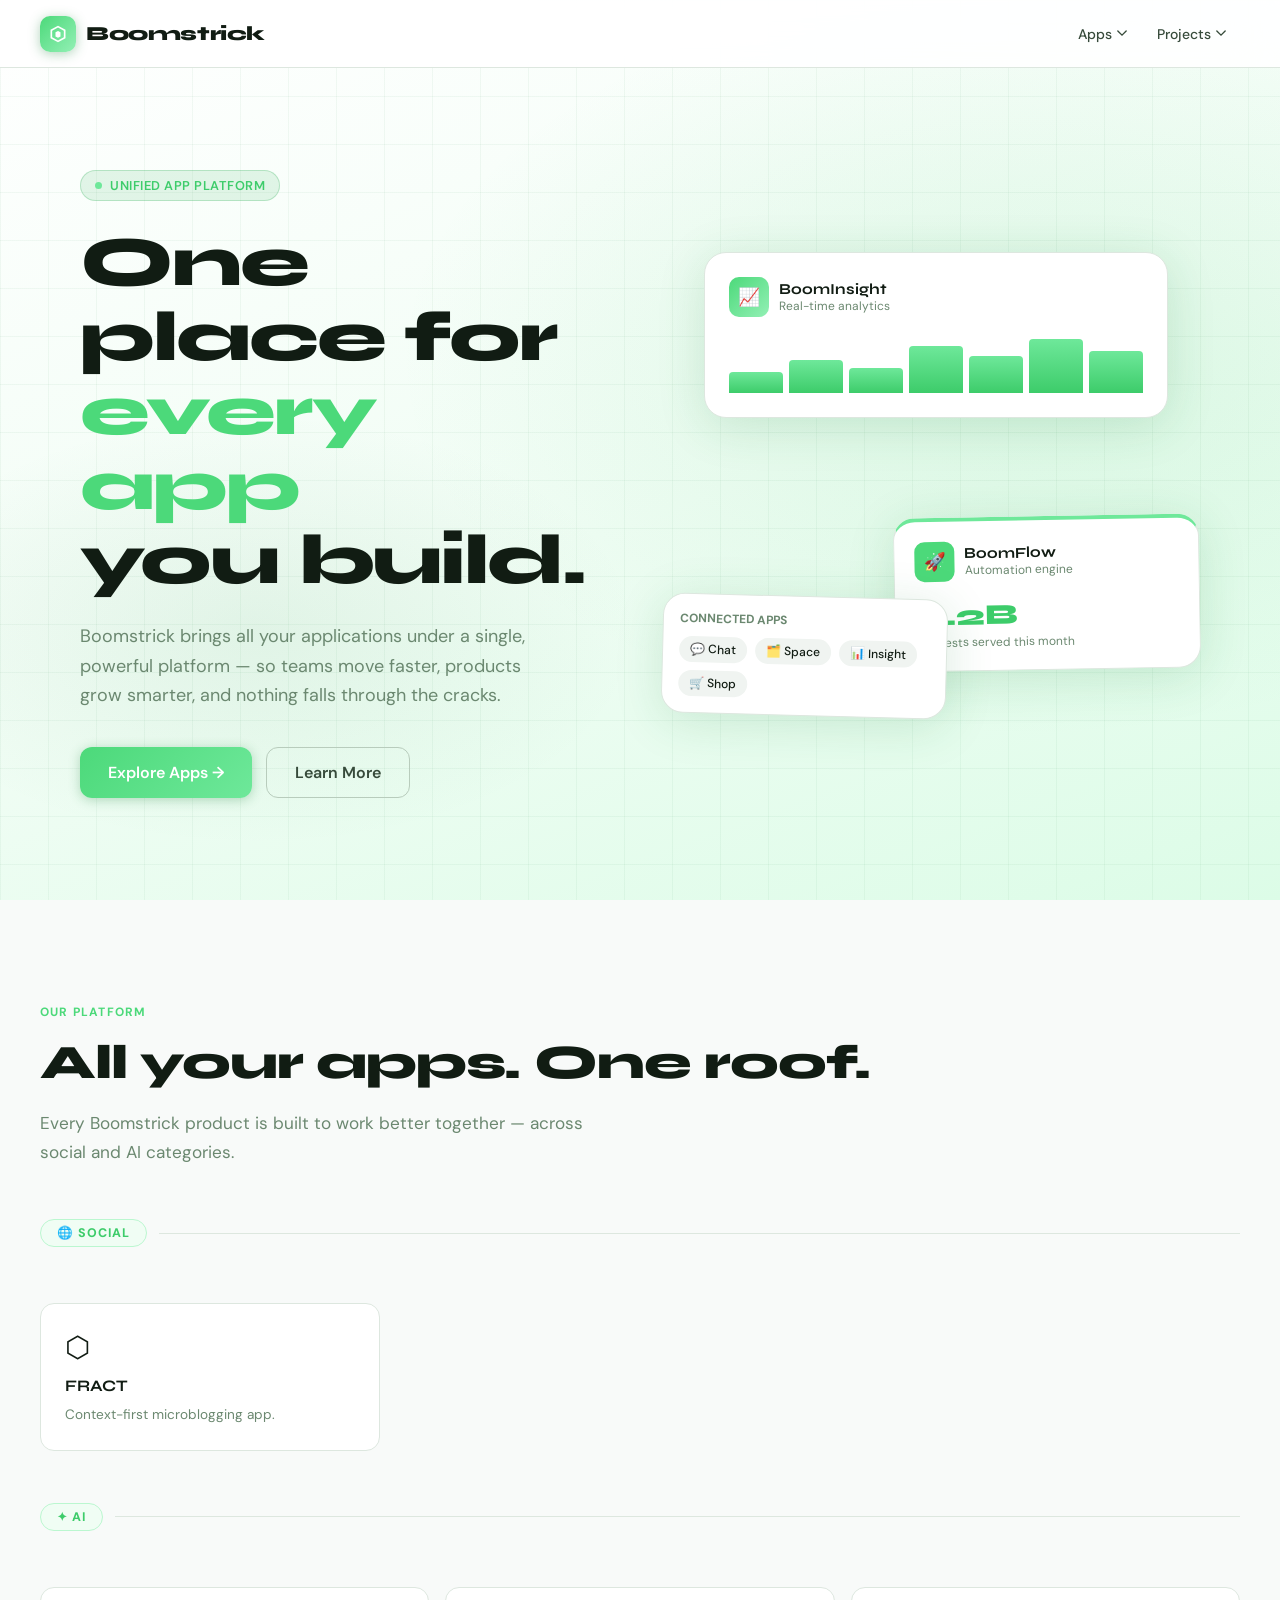
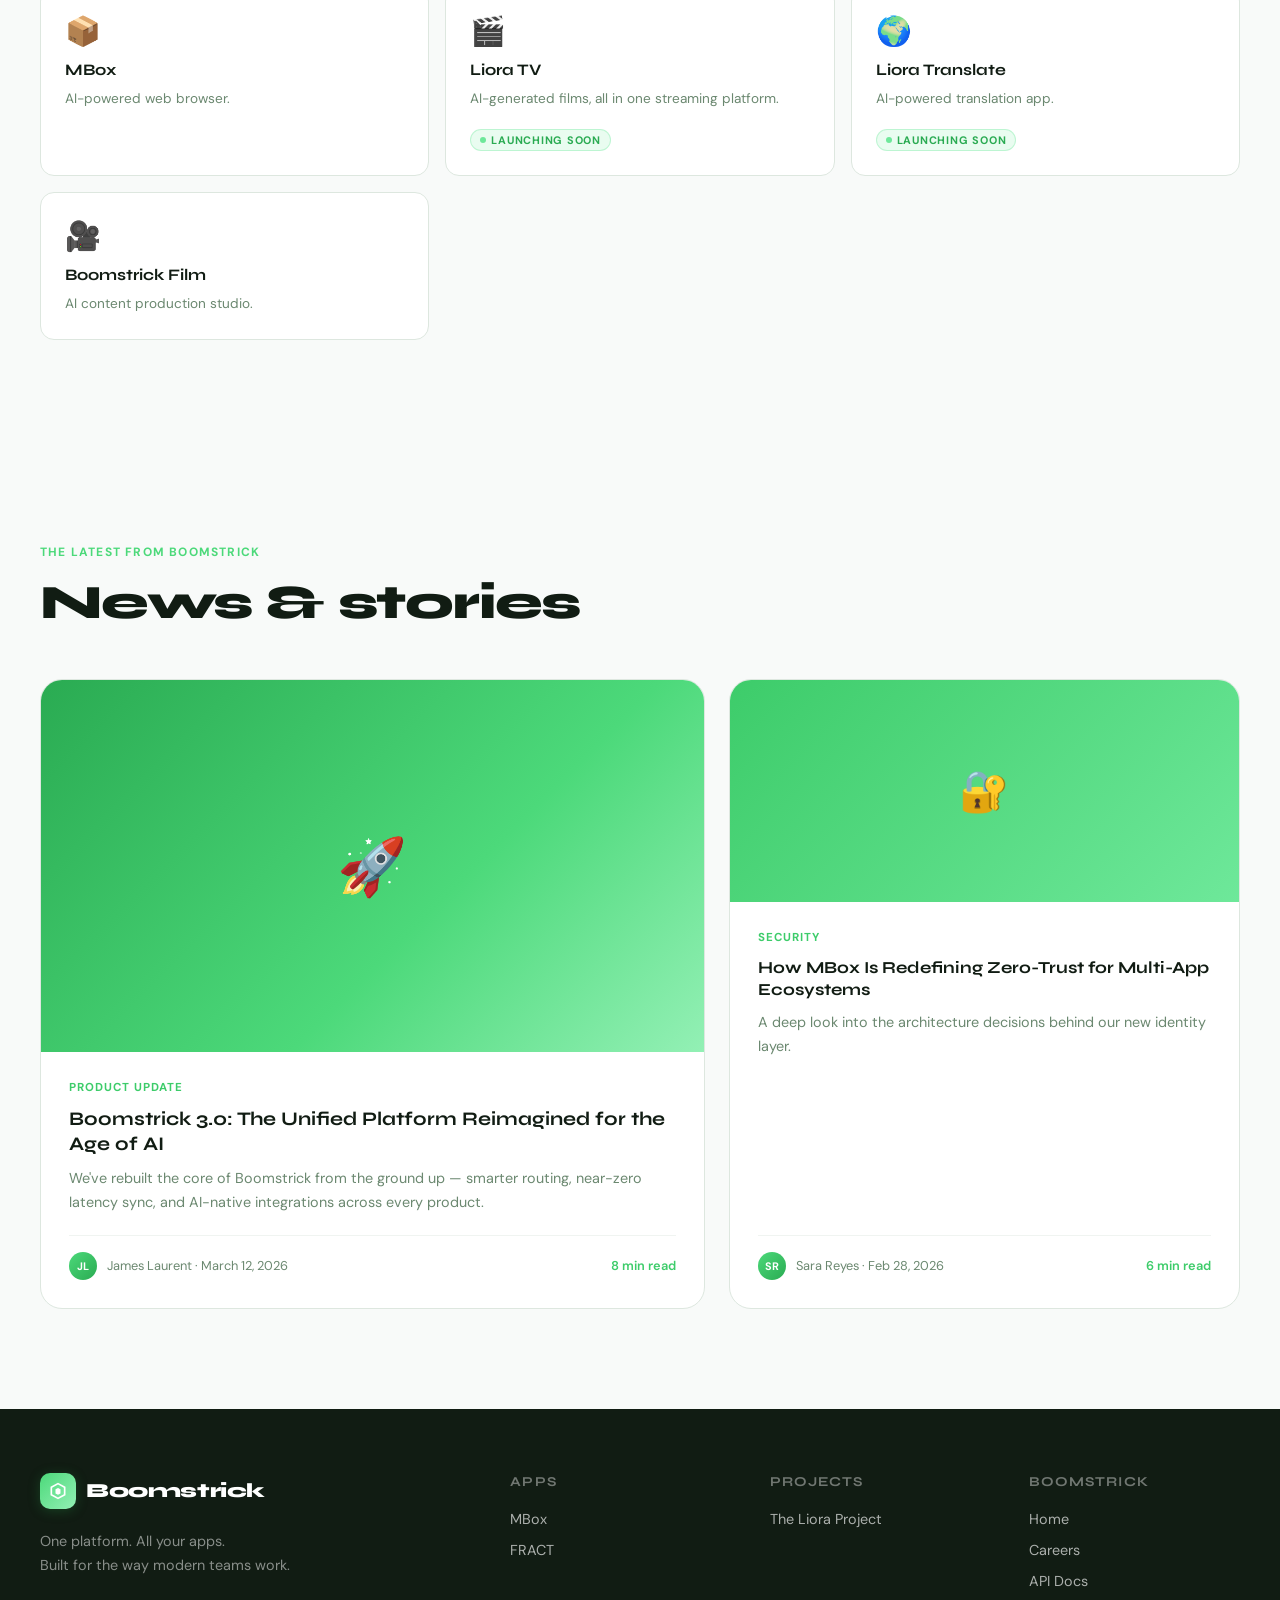
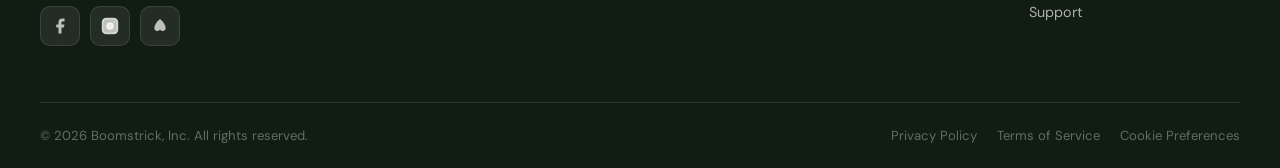
<file: index.html>
<!DOCTYPE html>
<html lang="en">
<head>
<meta charset="UTF-8">
<meta name="viewport" content="width=device-width, initial-scale=1.0">
<title>Boomstrick — One Platform. All Your Apps.</title>
<link rel="stylesheet" href="style.css">
<style>
/* ── INDEX-SPECIFIC ─────────────────────────────────────── */
.hero {
  min-height: 100vh;
  padding-top: var(--nav-h);
  display: flex; align-items: center;
  background: linear-gradient(160deg, var(--white) 0%, var(--green-50) 55%, var(--green-100) 100%);
  position: relative; overflow: hidden;
}
.hero::before {
  content: '';
  position: absolute; inset: 0;
  background:
    radial-gradient(ellipse 70% 60% at 80% 40%, rgba(61,204,106,.12) 0%, transparent 70%),
    radial-gradient(ellipse 50% 40% at 20% 70%, rgba(34,132,63,.08) 0%, transparent 60%);
  pointer-events: none;
}
.hero::after {
  content: '';
  position: absolute; inset: 0;
  background-image:
    linear-gradient(rgba(34,132,63,.05) 1px, transparent 1px),
    linear-gradient(90deg, rgba(34,132,63,.05) 1px, transparent 1px);
  background-size: 48px 48px;
  pointer-events: none;
}
.hero-content {
  position: relative; z-index: 1;
  max-width: var(--max-w); margin: 0 auto;
  padding: 80px var(--px);
  display: grid; grid-template-columns: 1fr 1fr;
  gap: 64px; align-items: center;
  width: 100%;
}
.hero-badge {
  display: inline-flex; align-items: center; gap: 8px;
  background: rgba(42,171,82,.12); border: 1px solid rgba(42,171,82,.25);
  border-radius: 100px; padding: 6px 14px;
  font-size: .8rem; font-weight: 600; color: var(--green-600);
  margin-bottom: 24px; letter-spacing: .04em; text-transform: uppercase;
}
.hero-badge::before {
  content: ''; width: 7px; height: 7px; border-radius: 50%;
  background: var(--green-400); animation: pulse 2s infinite;
}
.hero-title {
  font-family: var(--font-display);
  font-size: clamp(2.8rem, 5.5vw, 4.4rem);
  font-weight: 800; line-height: 1.06; letter-spacing: -.03em;
  color: var(--gray-900); margin-bottom: 24px;
}
.hero-title .accent { color: var(--green-500); }
.hero-sub {
  font-size: 1.125rem; line-height: 1.65;
  color: var(--gray-500); max-width: 480px; margin-bottom: 36px;
}
.hero-actions { display: flex; gap: 14px; flex-wrap: wrap; }

/* Hero Visual */
.hero-card-stack { position: relative; width: 100%; aspect-ratio: 1/.88; }
.h-card {
  position: absolute; background: white;
  border-radius: var(--radius-lg); box-shadow: var(--shadow-lg);
  border: 1px solid var(--gray-200); overflow: hidden;
}
.h-card:nth-child(1) { width: 88%; top: 0; left: 6%; padding: 24px; animation: float1 6s ease-in-out infinite; }
.h-card:nth-child(2) { width: 58%; bottom: 10%; right: 0; padding: 20px; animation: float2 7s ease-in-out infinite .8s; border-top: 4px solid var(--green-400); transform: rotate(-1deg); }
.h-card:nth-child(3) { width: 54%; bottom: 0; left: -10px; padding: 16px; animation: float3 8s ease-in-out infinite 1.4s; transform: rotate(1.5deg); }
.h-card-header { display: flex; align-items: center; gap: 10px; margin-bottom: 16px; }
.h-card-icon {
  width: 40px; height: 40px; border-radius: 10px;
  background: linear-gradient(135deg, var(--green-500), var(--green-300));
  display: flex; align-items: center; justify-content: center; font-size: 1.1rem;
}
.h-card-title { font-family: var(--font-display); font-weight: 700; font-size: .95rem; }
.h-card-sub   { font-size: .75rem; color: var(--gray-500); }
.h-chart { display: flex; gap: 6px; align-items: flex-end; height: 60px; }
.h-bar {
  flex: 1; border-radius: 4px 4px 0 0;
  background: linear-gradient(180deg, var(--green-400), var(--green-600));
  animation: barGrow .8s ease both;
}
.h-stat { font-family: var(--font-display); font-size: 1.8rem; font-weight: 800; color: var(--green-600); }
.h-stat-label { font-size: .75rem; color: var(--gray-500); margin-top: 2px; }
.h-apps { display: flex; gap: 8px; flex-wrap: wrap; }
.h-app-pill {
  display: flex; align-items: center; gap: 6px;
  background: var(--gray-100); border-radius: 100px;
  padding: 5px 11px; font-size: .75rem; font-weight: 500;
}

/* Stats */
.stats-bar { background: var(--green-900); padding: 40px var(--px); }
.stats-inner { display: flex; justify-content: space-around; flex-wrap: wrap; }
.stat-item {
  text-align: center; padding: 16px 32px;
  border-right: 1px solid rgba(255,255,255,.1);
  flex: 1; min-width: 160px;
}
.stat-item:last-child { border-right: none; }
.stat-num { font-family: var(--font-display); font-size: 2.5rem; font-weight: 800; color: var(--green-300); letter-spacing: -.03em; }
.stat-text { font-size: .85rem; color: rgba(255,255,255,.55); margin-top: 4px; }

/* App teasers */
.apps-teaser { background: var(--gray-50); }
.apps-strip {
  display: grid; grid-template-columns: repeat(3, 1fr);
  gap: 16px; margin-top: 56px;
}
.app-mini {
  background: white; border: 1px solid var(--gray-200);
  border-radius: var(--radius); padding: 24px;
  transition: all .22s; text-decoration: none; color: inherit;
  display: flex; flex-direction: column; gap: 10px;
  position: relative; overflow: hidden;
}
.app-mini::before {
  content: ''; position: absolute; top: 0; left: 0; right: 0; height: 3px;
  background: linear-gradient(90deg, var(--green-500), var(--green-300));
  transform: scaleX(0); transform-origin: left; transition: transform .25s;
}
.app-mini:hover { transform: translateY(-3px); box-shadow: var(--shadow-lg); border-color: var(--green-200); }
.app-mini:hover::before { transform: scaleX(1); }
.app-mini-icon { font-size: 1.8rem; }
.app-mini h3 { font-family: var(--font-display); font-weight: 700; font-size: 1rem; }
.app-mini p  { font-size: .85rem; color: var(--gray-500); line-height: 1.5; }

/* Category headings */
.cat-heading {
  display: flex; align-items: center; gap: 12px;
  margin-bottom: 20px; margin-top: 52px;
}
.cat-pill-label {
  display: inline-flex; align-items: center; gap: 7px;
  background: var(--green-50); border: 1.5px solid var(--green-200);
  border-radius: 100px; padding: 5px 16px;
  font-size: .78rem; font-weight: 800;
  color: var(--green-600); letter-spacing: .08em; text-transform: uppercase;
}
.cat-line { flex: 1; height: 1px; background: var(--gray-200); }

/* Launch Soon badge */
.soon-badge {
  display: inline-flex; align-items: center; gap: 5px;
  background: rgba(110,232,154,.15); border: 1px solid rgba(110,232,154,.35);
  color: var(--green-700); font-size: .68rem; font-weight: 700;
  letter-spacing: .07em; text-transform: uppercase;
  padding: 3px 9px; border-radius: 100px;
  margin-top: 10px; width: fit-content;
}
.soon-badge::before { content: ''; width: 6px; height: 6px; border-radius: 50%; background: var(--green-400); }

/* CTA section */
.cta-section {
  background: linear-gradient(135deg, var(--green-800) 0%, var(--green-600) 50%, var(--green-500) 100%);
  padding: 100px var(--px); text-align: center; color: white;
  position: relative; overflow: hidden;
}
.cta-section::before {
  content: '';
  position: absolute; inset: 0;
  background-image:
    linear-gradient(rgba(255,255,255,.04) 1px, transparent 1px),
    linear-gradient(90deg, rgba(255,255,255,.04) 1px, transparent 1px);
  background-size: 48px 48px;
}
.cta-inner { position: relative; z-index: 1; max-width: 640px; margin: 0 auto; }
.cta-inner h2 { font-family: var(--font-display); font-size: clamp(2rem,4vw,3rem); font-weight: 800; letter-spacing: -.025em; margin-bottom: 18px; }
.cta-inner p  { font-size: 1.1rem; color: rgba(255,255,255,.75); margin-bottom: 36px; line-height: 1.7; }
.cta-actions { display: flex; gap: 14px; justify-content: center; flex-wrap: wrap; }
.btn-white { background: white; color: var(--green-700); }
.btn-white:hover { background: var(--green-50); }
.btn-outline-white { border: 1.5px solid rgba(255,255,255,.5); color: white; background: transparent; }
.btn-outline-white:hover { border-color: white; background: rgba(255,255,255,.1); }

/* Blog highlights */
.blog-highlight { background: var(--gray-50); }
.blog-hl-grid {
  display: grid; grid-template-columns: 1.3fr 1fr;
  gap: 24px; margin-top: 48px;
}
.blog-hl-card {
  background: white; border: 1px solid var(--gray-200);
  border-radius: var(--radius-lg); overflow: hidden;
  text-decoration: none; color: inherit;
  display: flex; flex-direction: column;
  transition: all .22s;
}
.blog-hl-card:hover { transform: translateY(-4px); box-shadow: var(--shadow-lg); }
.blog-hl-img {
  width: 100%; aspect-ratio: 16/9;
  display: flex; align-items: center; justify-content: center;
  font-size: 3.5rem;
}
.blog-hl-img.small { aspect-ratio: 16/7; font-size: 2.5rem; }
.blog-hl-body { padding: 28px; flex: 1; display: flex; flex-direction: column; }
.blog-hl-tag {
  font-size: .72rem; font-weight: 700; letter-spacing: .09em;
  text-transform: uppercase; color: var(--green-600); margin-bottom: 12px;
}
.blog-hl-body h3 {
  font-family: var(--font-display); font-size: 1.2rem; font-weight: 700;
  line-height: 1.3; margin-bottom: 10px;
}
.blog-hl-card:not(.featured) .blog-hl-body h3 { font-size: 1.05rem; }
.blog-hl-body p { font-size: .9rem; color: var(--gray-500); line-height: 1.65; flex: 1; }
.blog-hl-meta {
  display: flex; align-items: center; gap: 10px;
  font-size: .8rem; color: var(--gray-500);
  margin-top: 20px; padding-top: 16px;
  border-top: 1px solid var(--gray-100);
}
.blog-hl-avatar {
  width: 28px; height: 28px; border-radius: 50%;
  background: linear-gradient(135deg, var(--green-500), var(--green-700));
  display: flex; align-items: center; justify-content: center;
  color: white; font-size: .68rem; font-weight: 700; flex-shrink: 0;
}
.blog-hl-read { margin-left: auto; font-weight: 600; color: var(--green-600); }

@media (max-width: 960px) {
  .hero-content  { grid-template-columns: 1fr; }
  .hero-visual   { display: none; }
  .apps-strip    { grid-template-columns: repeat(2,1fr); }
  .blog-hl-grid  { grid-template-columns: 1fr; }
}
@media (max-width: 600px) {
  .apps-strip { grid-template-columns: 1fr; }
}
</style>
</head>
<body>

<!-- ── HERO ── -->
<section class="hero">
  <div class="hero-content">
    <div>
      <div class="hero-badge">Unified App Platform</div>
      <h1 class="hero-title">
        One place for<br>
        <span class="accent">every app</span><br>
        you build.
      </h1>
      <p class="hero-sub">
        Boomstrick brings all your applications under a single, powerful platform — so teams move faster, products grow smarter, and nothing falls through the cracks.
      </p>
      <div class="hero-actions">
        <a href="apps.html" class="btn btn-primary btn-lg">Explore Apps →</a>
        <a href="about.html" class="btn btn-outline btn-lg">Learn More</a>
      </div>
    </div>

    <div class="hero-visual">
      <div class="hero-card-stack">
        <div class="h-card">
          <div class="h-card-header">
            <div class="h-card-icon">📈</div>
            <div>
              <div class="h-card-title">BoomInsight</div>
              <div class="h-card-sub">Real-time analytics</div>
            </div>
          </div>
          <div class="h-chart">
            <div class="h-bar" style="height:35%;animation-delay:.1s"></div>
            <div class="h-bar" style="height:55%;animation-delay:.2s"></div>
            <div class="h-bar" style="height:42%;animation-delay:.3s"></div>
            <div class="h-bar" style="height:78%;animation-delay:.4s"></div>
            <div class="h-bar" style="height:62%;animation-delay:.5s"></div>
            <div class="h-bar" style="height:90%;animation-delay:.6s"></div>
            <div class="h-bar" style="height:70%;animation-delay:.7s"></div>
          </div>
        </div>
        <div class="h-card">
          <div class="h-card-header">
            <div class="h-card-icon" style="background:linear-gradient(135deg,#4cd97a,#4cd97a)">🚀</div>
            <div>
              <div class="h-card-title">BoomFlow</div>
              <div class="h-card-sub">Automation engine</div>
            </div>
          </div>
          <div class="h-stat">3.2B</div>
          <div class="h-stat-label">Requests served this month</div>
        </div>
        <div class="h-card">
          <div style="font-size:.75rem;font-weight:700;color:var(--gray-500);margin-bottom:10px;">CONNECTED APPS</div>
          <div class="h-apps">
            <div class="h-app-pill">💬 Chat</div>
            <div class="h-app-pill">🗂️ Space</div>
            <div class="h-app-pill">📊 Insight</div>
            <div class="h-app-pill">🛒 Shop</div>
          </div>
        </div>
      </div>
    </div>
  </div>
</section>



<!-- ── APP TEASERS ── -->
<section class="section apps-teaser">
  <div class="fade-in">
    <div class="section-label">Our Platform</div>
    <h2 class="section-title">All your apps. One roof.</h2>
    <p class="section-sub">Every Boomstrick product is built to work better together — across social and AI categories.</p>
  </div>

  <!-- Social -->
  <div class="cat-heading fade-in">
    <span class="cat-pill-label">🌐 Social</span>
    <span class="cat-line"></span>
  </div>
  <div class="apps-strip" style="grid-template-columns: repeat(1, 340px);">
    <a href="fract.html" class="app-mini fade-in">
      <div class="app-mini-icon">⬡</div>
      <h3>FRACT</h3>
      <p>Context-first microblogging app.</p>
    </a>
  </div>

  <!-- AI -->
  <div class="cat-heading fade-in">
    <span class="cat-pill-label">✦ AI</span>
    <span class="cat-line"></span>
  </div>
  <div class="apps-strip">
    <a href="mbox.html" class="app-mini fade-in">
      <div class="app-mini-icon">📦</div>
      <h3>MBox</h3>
      <p>AI-powered web browser.</p>
    </a>
    <a href="#" class="app-mini fade-in">
      <div class="app-mini-icon">🎬</div>
      <h3>Liora TV</h3>
      <p>AI-generated films, all in one streaming platform.</p>
      <div class="soon-badge">Launching Soon</div>
    </a>
    <a href="#" class="app-mini fade-in">
      <div class="app-mini-icon">🌍</div>
      <h3>Liora Translate</h3>
      <p>AI-powered translation app.</p>
      <div class="soon-badge">Launching Soon</div>
    </a>
    <a href="thelioraproject.html" class="app-mini fade-in">
      <div class="app-mini-icon">🎥</div>
      <h3>Boomstrick Film</h3>
      <p>AI content production studio.</p>
    </a>
  </div>
</section>

<!-- ── BLOG HIGHLIGHTS ── -->
<section class="section blog-highlight">
  <div class="fade-in">
    <div class="section-label">The Latest from Boomstrick</div>
    <h2 class="section-title">News & stories</h2>
  </div>
  <div class="blog-hl-grid">

    <a href="blog.html" class="blog-hl-card featured fade-in">
      <div class="blog-hl-img" style="background:linear-gradient(135deg,#2aab52 0%,#4cd97a 60%,#93f0b5 100%)">🚀</div>
      <div class="blog-hl-body">
        <span class="blog-hl-tag">Product Update</span>
        <h3>Boomstrick 3.0: The Unified Platform Reimagined for the Age of AI</h3>
        <p>We've rebuilt the core of Boomstrick from the ground up — smarter routing, near-zero latency sync, and AI-native integrations across every product.</p>
        <div class="blog-hl-meta">
          <div class="blog-hl-avatar">JL</div>
          <span>James Laurent · March 12, 2026</span>
          <span class="blog-hl-read">8 min read</span>
        </div>
      </div>
    </a>

    <a href="blog.html" class="blog-hl-card fade-in">
      <div class="blog-hl-img small" style="background:linear-gradient(135deg,#3dcc6a 0%,#6ee89a 100%)">🔐</div>
      <div class="blog-hl-body">
        <span class="blog-hl-tag">Security</span>
        <h3>How MBox Is Redefining Zero-Trust for Multi-App Ecosystems</h3>
        <p>A deep look into the architecture decisions behind our new identity layer.</p>
        <div class="blog-hl-meta">
          <div class="blog-hl-avatar">SR</div>
          <span>Sara Reyes · Feb 28, 2026</span>
          <span class="blog-hl-read">6 min read</span>
        </div>
      </div>
    </a>

  </div>
</section>

<script src="shared.js"></script>
</body>
</html>
</file>
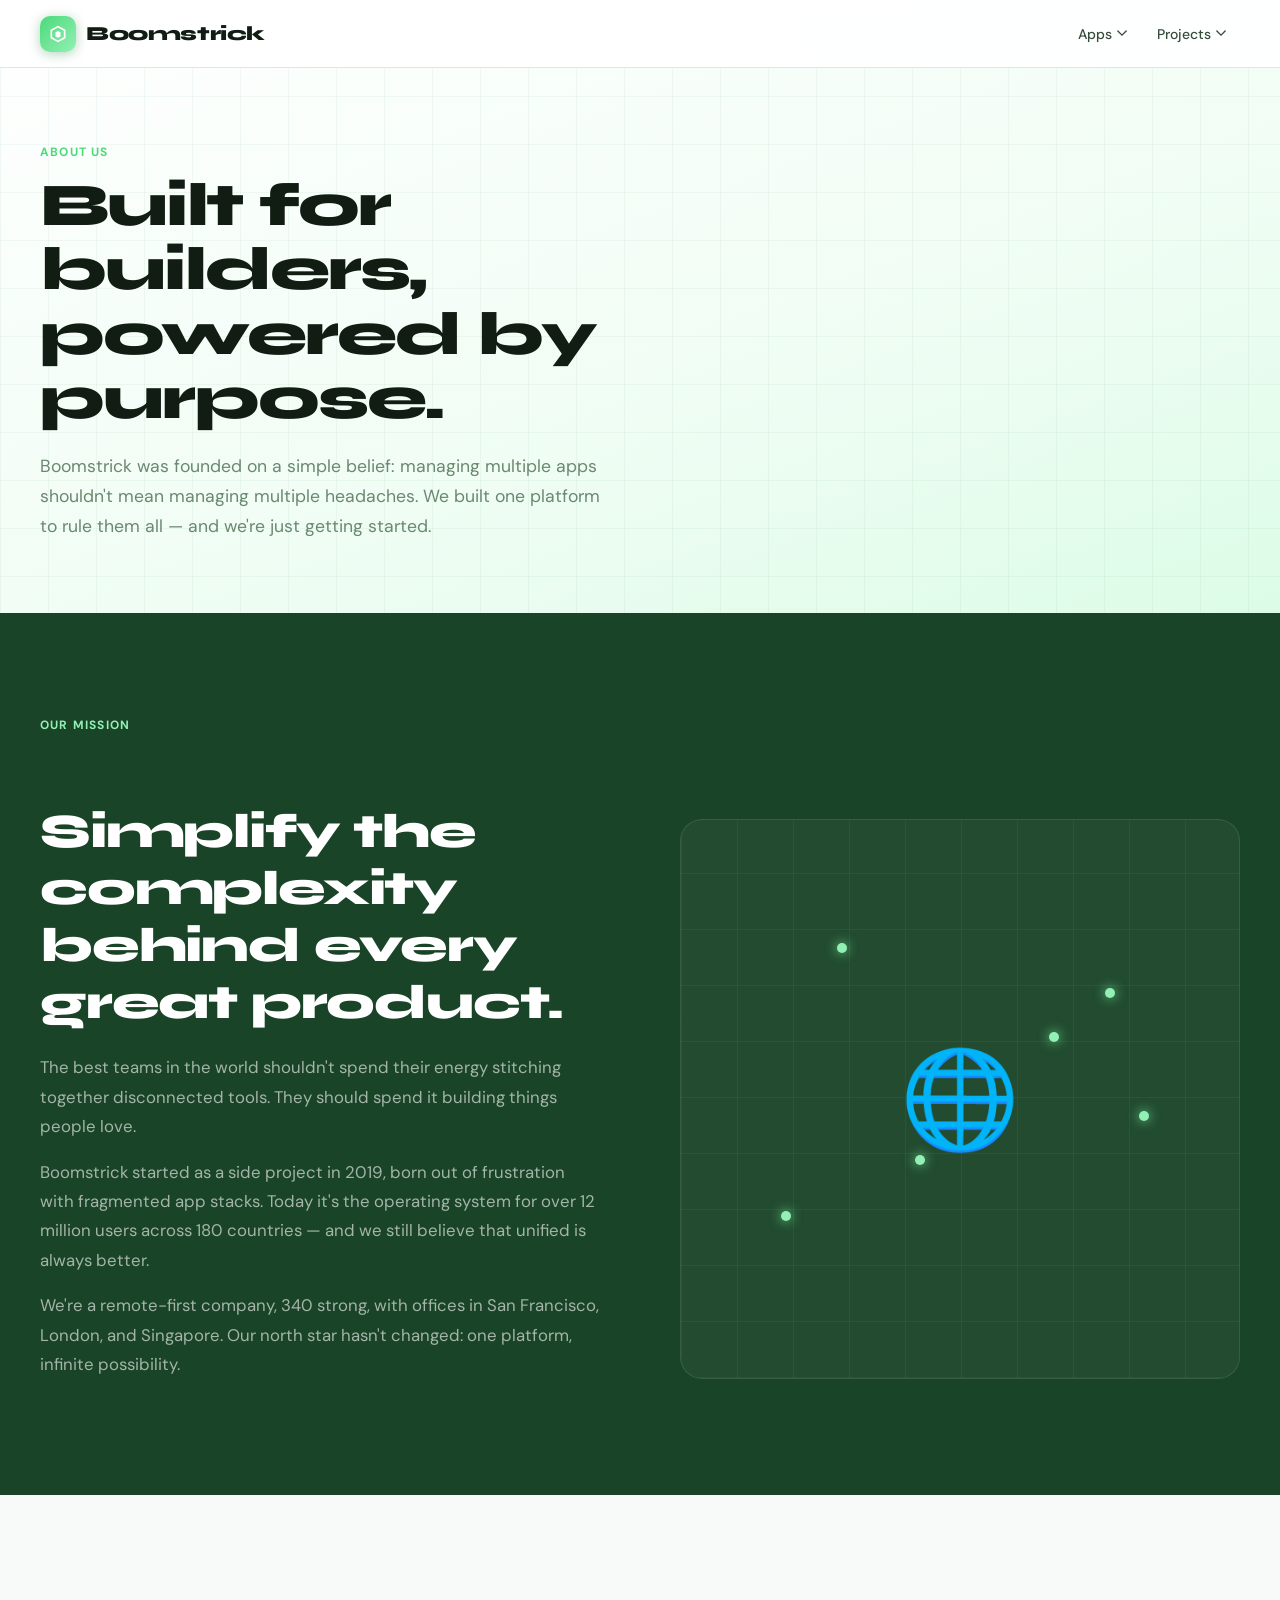
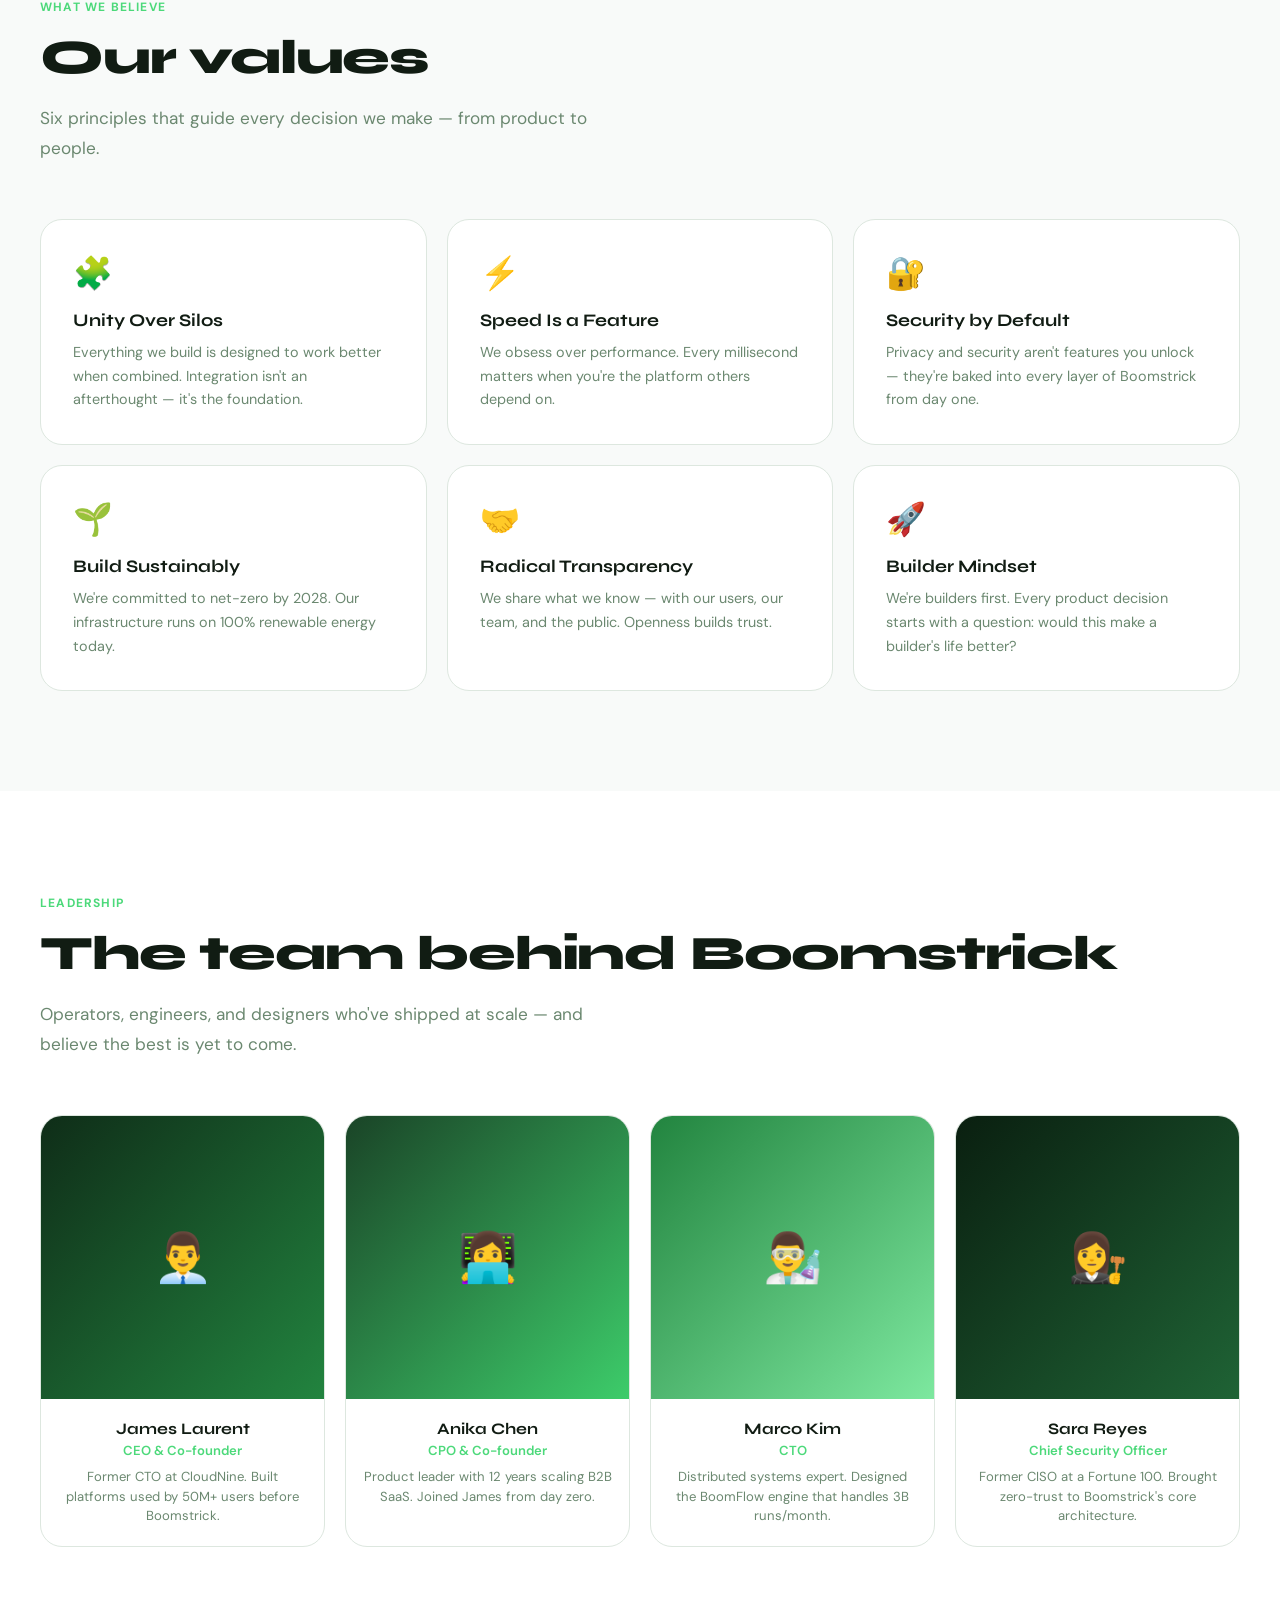
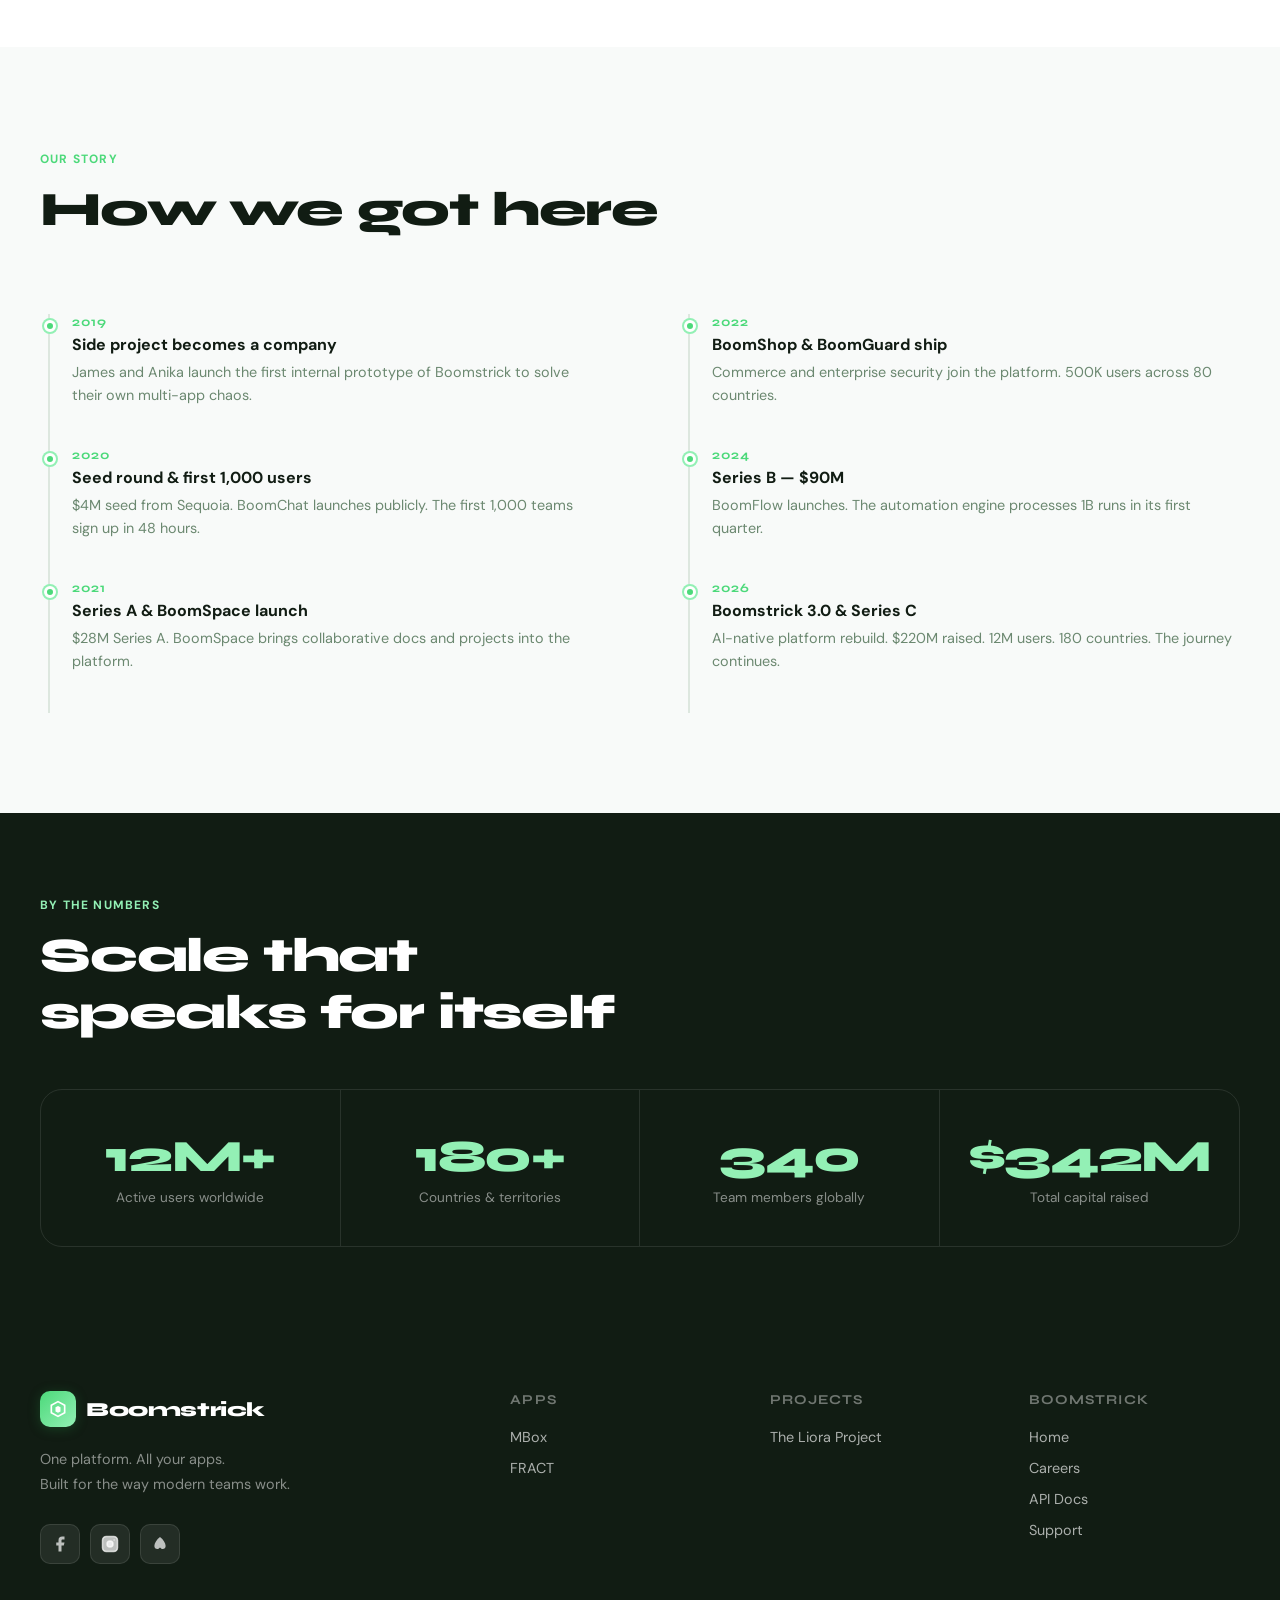
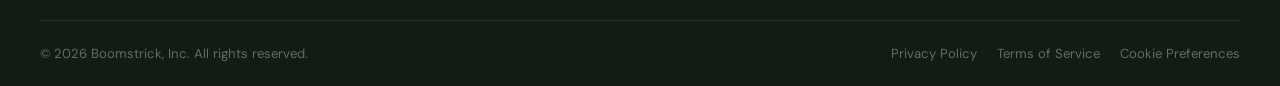
<file: about.html>
<!DOCTYPE html>
<html lang="en">
<head>
<meta charset="UTF-8">
<meta name="viewport" content="width=device-width, initial-scale=1.0">
<title>About Us — Boomstrick</title>
<link rel="stylesheet" href="style.css">
<style>
/* Mission section */
.mission {
  background: var(--green-900); color: white;
  padding: 100px var(--px);
}
.mission .section-label { color: var(--green-300); }
.mission-grid {
  display: grid; grid-template-columns: 1fr 1fr;
  gap: 80px; align-items: center; margin-top: 56px;
}
.mission h2 { font-family: var(--font-display); font-size: clamp(2rem,4vw,3rem); font-weight: 800; letter-spacing: -.025em; margin-bottom: 22px; }
.mission p  { color: rgba(255,255,255,.6); line-height: 1.75; font-size: 1.05rem; margin-bottom: 16px; }
.globe-box {
  background: rgba(255,255,255,.04); border: 1px solid rgba(255,255,255,.1);
  border-radius: var(--radius-lg); aspect-ratio: 1;
  display: flex; align-items: center; justify-content: center;
  position: relative; overflow: hidden;
}
.globe-grid {
  position: absolute; inset: 0;
  background-image:
    repeating-linear-gradient(0deg, rgba(42,171,82,.15) 0, rgba(42,171,82,.15) 1px, transparent 1px, transparent 56px),
    repeating-linear-gradient(90deg, rgba(42,171,82,.15) 0, rgba(42,171,82,.15) 1px, transparent 1px, transparent 56px);
}
.globe-emoji { font-size: 6rem; animation: spin 25s linear infinite; }
.globe-dot {
  position: absolute; width: 10px; height: 10px; border-radius: 50%;
  background: var(--green-300); box-shadow: 0 0 12px var(--green-400);
  animation: blip 2s ease-in-out infinite;
}

/* Values */
.values { background: var(--gray-50); }
.values-grid {
  display: grid; grid-template-columns: repeat(3,1fr);
  gap: 20px; margin-top: 56px;
}
.value-card {
  background: white; border: 1px solid var(--gray-200);
  border-radius: var(--radius-lg); padding: 32px;
  transition: all .22s;
}
.value-card:hover { transform: translateY(-4px); box-shadow: var(--shadow-lg); }
.value-icon { font-size: 2rem; margin-bottom: 16px; }
.value-card h3 { font-family: var(--font-display); font-size: 1.1rem; font-weight: 700; margin-bottom: 10px; }
.value-card p  { font-size: .9rem; color: var(--gray-500); line-height: 1.65; }

/* Team */
.team-grid {
  display: grid; grid-template-columns: repeat(4,1fr);
  gap: 20px; margin-top: 56px;
}
.team-card {
  background: white; border: 1px solid var(--gray-200);
  border-radius: var(--radius-lg); overflow: hidden;
  text-align: center; transition: all .22s;
}
.team-card:hover { transform: translateY(-4px); box-shadow: var(--shadow-lg); }
.team-avatar {
  width: 100%; aspect-ratio: 1;
  display: flex; align-items: center; justify-content: center;
  font-size: 3rem;
}
.team-body { padding: 20px 16px; }
.team-body h4 { font-family: var(--font-display); font-weight: 700; font-size: 1rem; margin-bottom: 4px; }
.team-body .role { font-size: .82rem; color: var(--green-500); font-weight: 600; margin-bottom: 8px; }
.team-body p { font-size: .82rem; color: var(--gray-500); line-height: 1.5; }

/* Timeline */
.timeline { margin-top: 56px; position: relative; padding-left: 32px; }
.timeline::before {
  content: ''; position: absolute; left: 8px; top: 0; bottom: 0;
  width: 2px; background: var(--gray-200);
}
.tl-item { position: relative; margin-bottom: 40px; }
.tl-item::before {
  content: ''; position: absolute; left: -28px; top: 6px;
  width: 12px; height: 12px; border-radius: 50%;
  background: var(--green-500); border: 3px solid white;
  box-shadow: 0 0 0 2px var(--green-300);
}
.tl-year { font-family: var(--font-display); font-size: .8rem; font-weight: 700; color: var(--green-500); letter-spacing: .08em; text-transform: uppercase; margin-bottom: 4px; }
.tl-item h4 { font-weight: 700; font-size: 1rem; margin-bottom: 6px; }
.tl-item p  { font-size: .9rem; color: var(--gray-500); line-height: 1.6; }

/* Stats dark */
.about-stats { background: var(--gray-900); color: white; padding: 80px var(--px); }
.about-stats-grid {
  display: grid; grid-template-columns: repeat(4,1fr); gap: 0;
  border: 1px solid rgba(255,255,255,.1); border-radius: var(--radius-lg); overflow: hidden;
  margin-top: 48px;
}
.a-stat {
  padding: 40px 28px; text-align: center;
  border-right: 1px solid rgba(255,255,255,.1);
}
.a-stat:last-child { border-right: none; }
.a-stat .num { font-family: var(--font-display); font-size: 2.8rem; font-weight: 800; color: var(--green-300); letter-spacing: -.03em; }
.a-stat .lbl { font-size: .85rem; color: rgba(255,255,255,.5); margin-top: 6px; }

@media (max-width: 960px) {
  .mission-grid { grid-template-columns: 1fr; }
  .globe-box { display: none; }
  .values-grid { grid-template-columns: 1fr 1fr; }
  .team-grid { grid-template-columns: 1fr 1fr; }
  .about-stats-grid { grid-template-columns: 1fr 1fr; }
  .a-stat:nth-child(2) { border-right: none; }
  .a-stat:nth-child(3) { border-top: 1px solid rgba(255,255,255,.1); }
}
@media (max-width: 600px) {
  .values-grid { grid-template-columns: 1fr; }
  .team-grid   { grid-template-columns: 1fr 1fr; }
  .about-stats-grid { grid-template-columns: 1fr; }
  .a-stat { border-right: none; border-bottom: 1px solid rgba(255,255,255,.1); }
}
</style>
</head>
<body>

<!-- ── PAGE HERO ── -->
<div class="page-hero">
  <div class="page-hero-inner fade-in">
    <div class="section-label">About Us</div>
    <h1 class="page-title">Built for builders,<br>powered by purpose.</h1>
    <p class="page-sub">Boomstrick was founded on a simple belief: managing multiple apps shouldn't mean managing multiple headaches. We built one platform to rule them all — and we're just getting started.</p>
  </div>
</div>

<!-- ── MISSION ── -->
<section class="mission">
  <div class="section-label">Our Mission</div>
  <div class="mission-grid">
    <div>
      <h2>Simplify the complexity behind every great product.</h2>
      <p>The best teams in the world shouldn't spend their energy stitching together disconnected tools. They should spend it building things people love.</p>
      <p>Boomstrick started as a side project in 2019, born out of frustration with fragmented app stacks. Today it's the operating system for over 12 million users across 180 countries — and we still believe that unified is always better.</p>
      <p>We're a remote-first company, 340 strong, with offices in San Francisco, London, and Singapore. Our north star hasn't changed: one platform, infinite possibility.</p>
    </div>
    <div class="globe-box fade-in">
      <div class="globe-grid"></div>
      <div class="globe-emoji">🌐</div>
      <div class="globe-dot" style="top:22%;left:28%;animation-delay:0s"></div>
      <div class="globe-dot" style="top:38%;left:66%;animation-delay:.5s"></div>
      <div class="globe-dot" style="top:60%;left:42%;animation-delay:1s"></div>
      <div class="globe-dot" style="top:30%;left:76%;animation-delay:1.5s"></div>
      <div class="globe-dot" style="top:70%;left:18%;animation-delay:2s"></div>
      <div class="globe-dot" style="top:52%;left:82%;animation-delay:2.5s"></div>
    </div>
  </div>
</section>

<!-- ── VALUES ── -->
<section class="section values">
  <div class="fade-in">
    <div class="section-label">What We Believe</div>
    <h2 class="section-title">Our values</h2>
    <p class="section-sub">Six principles that guide every decision we make — from product to people.</p>
  </div>
  <div class="values-grid">
    <div class="value-card fade-in">
      <div class="value-icon">🧩</div>
      <h3>Unity Over Silos</h3>
      <p>Everything we build is designed to work better when combined. Integration isn't an afterthought — it's the foundation.</p>
    </div>
    <div class="value-card fade-in">
      <div class="value-icon">⚡</div>
      <h3>Speed Is a Feature</h3>
      <p>We obsess over performance. Every millisecond matters when you're the platform others depend on.</p>
    </div>
    <div class="value-card fade-in">
      <div class="value-icon">🔐</div>
      <h3>Security by Default</h3>
      <p>Privacy and security aren't features you unlock — they're baked into every layer of Boomstrick from day one.</p>
    </div>
    <div class="value-card fade-in">
      <div class="value-icon">🌱</div>
      <h3>Build Sustainably</h3>
      <p>We're committed to net-zero by 2028. Our infrastructure runs on 100% renewable energy today.</p>
    </div>
    <div class="value-card fade-in">
      <div class="value-icon">🤝</div>
      <h3>Radical Transparency</h3>
      <p>We share what we know — with our users, our team, and the public. Openness builds trust.</p>
    </div>
    <div class="value-card fade-in">
      <div class="value-icon">🚀</div>
      <h3>Builder Mindset</h3>
      <p>We're builders first. Every product decision starts with a question: would this make a builder's life better?</p>
    </div>
  </div>
</section>

<!-- ── TEAM ── -->
<section class="section" style="background:white">
  <div class="fade-in">
    <div class="section-label">Leadership</div>
    <h2 class="section-title">The team behind Boomstrick</h2>
    <p class="section-sub">Operators, engineers, and designers who've shipped at scale — and believe the best is yet to come.</p>
  </div>
  <div class="team-grid">
    <div class="team-card fade-in">
      <div class="team-avatar" style="background:linear-gradient(135deg,#0f2d18,#22843f)">👨‍💼</div>
      <div class="team-body">
        <h4>James Laurent</h4>
        <div class="role">CEO & Co-founder</div>
        <p>Former CTO at CloudNine. Built platforms used by 50M+ users before Boomstrick.</p>
      </div>
    </div>
    <div class="team-card fade-in">
      <div class="team-avatar" style="background:linear-gradient(135deg,#1a4427,#3dcc6a)">👩‍💻</div>
      <div class="team-body">
        <h4>Anika Chen</h4>
        <div class="role">CPO & Co-founder</div>
        <p>Product leader with 12 years scaling B2B SaaS. Joined James from day zero.</p>
      </div>
    </div>
    <div class="team-card fade-in">
      <div class="team-avatar" style="background:linear-gradient(135deg,#22843f,#7de89f)">👨‍🔬</div>
      <div class="team-body">
        <h4>Marco Kim</h4>
        <div class="role">CTO</div>
        <p>Distributed systems expert. Designed the BoomFlow engine that handles 3B runs/month.</p>
      </div>
    </div>
    <div class="team-card fade-in">
      <div class="team-avatar" style="background:linear-gradient(135deg,#0a1f10,#1f6335)">👩‍⚖️</div>
      <div class="team-body">
        <h4>Sara Reyes</h4>
        <div class="role">Chief Security Officer</div>
        <p>Former CISO at a Fortune 100. Brought zero-trust to Boomstrick's core architecture.</p>
      </div>
    </div>
  </div>
</section>

<!-- ── TIMELINE ── -->
<section class="section" style="background:var(--gray-50)">
  <div class="fade-in">
    <div class="section-label">Our Story</div>
    <h2 class="section-title">How we got here</h2>
  </div>
  <div style="display:grid;grid-template-columns:1fr 1fr;gap:80px;margin-top:20px">
    <div class="timeline fade-in">
      <div class="tl-item">
        <div class="tl-year">2019</div>
        <h4>Side project becomes a company</h4>
        <p>James and Anika launch the first internal prototype of Boomstrick to solve their own multi-app chaos.</p>
      </div>
      <div class="tl-item">
        <div class="tl-year">2020</div>
        <h4>Seed round & first 1,000 users</h4>
        <p>$4M seed from Sequoia. BoomChat launches publicly. The first 1,000 teams sign up in 48 hours.</p>
      </div>
      <div class="tl-item">
        <div class="tl-year">2021</div>
        <h4>Series A & BoomSpace launch</h4>
        <p>$28M Series A. BoomSpace brings collaborative docs and projects into the platform.</p>
      </div>
    </div>
    <div class="timeline fade-in">
      <div class="tl-item">
        <div class="tl-year">2022</div>
        <h4>BoomShop & BoomGuard ship</h4>
        <p>Commerce and enterprise security join the platform. 500K users across 80 countries.</p>
      </div>
      <div class="tl-item">
        <div class="tl-year">2024</div>
        <h4>Series B — $90M</h4>
        <p>BoomFlow launches. The automation engine processes 1B runs in its first quarter.</p>
      </div>
      <div class="tl-item">
        <div class="tl-year">2026</div>
        <h4>Boomstrick 3.0 & Series C</h4>
        <p>AI-native platform rebuild. $220M raised. 12M users. 180 countries. The journey continues.</p>
      </div>
    </div>
  </div>
</section>

<!-- ── STATS ── -->
<section class="about-stats">
  <div class="fade-in" style="max-width:600px">
    <div class="section-label" style="color:var(--green-300)">By the Numbers</div>
    <h2 class="section-title" style="color:white">Scale that speaks for itself</h2>
  </div>
  <div class="about-stats-grid fade-in">
    <div class="a-stat"><div class="num">12M+</div><div class="lbl">Active users worldwide</div></div>
    <div class="a-stat"><div class="num">180+</div><div class="lbl">Countries & territories</div></div>
    <div class="a-stat"><div class="num">340</div><div class="lbl">Team members globally</div></div>
    <div class="a-stat"><div class="num">$342M</div><div class="lbl">Total capital raised</div></div>
  </div>
</section>

<script src="shared.js"></script>
</body>
</html>
</file>
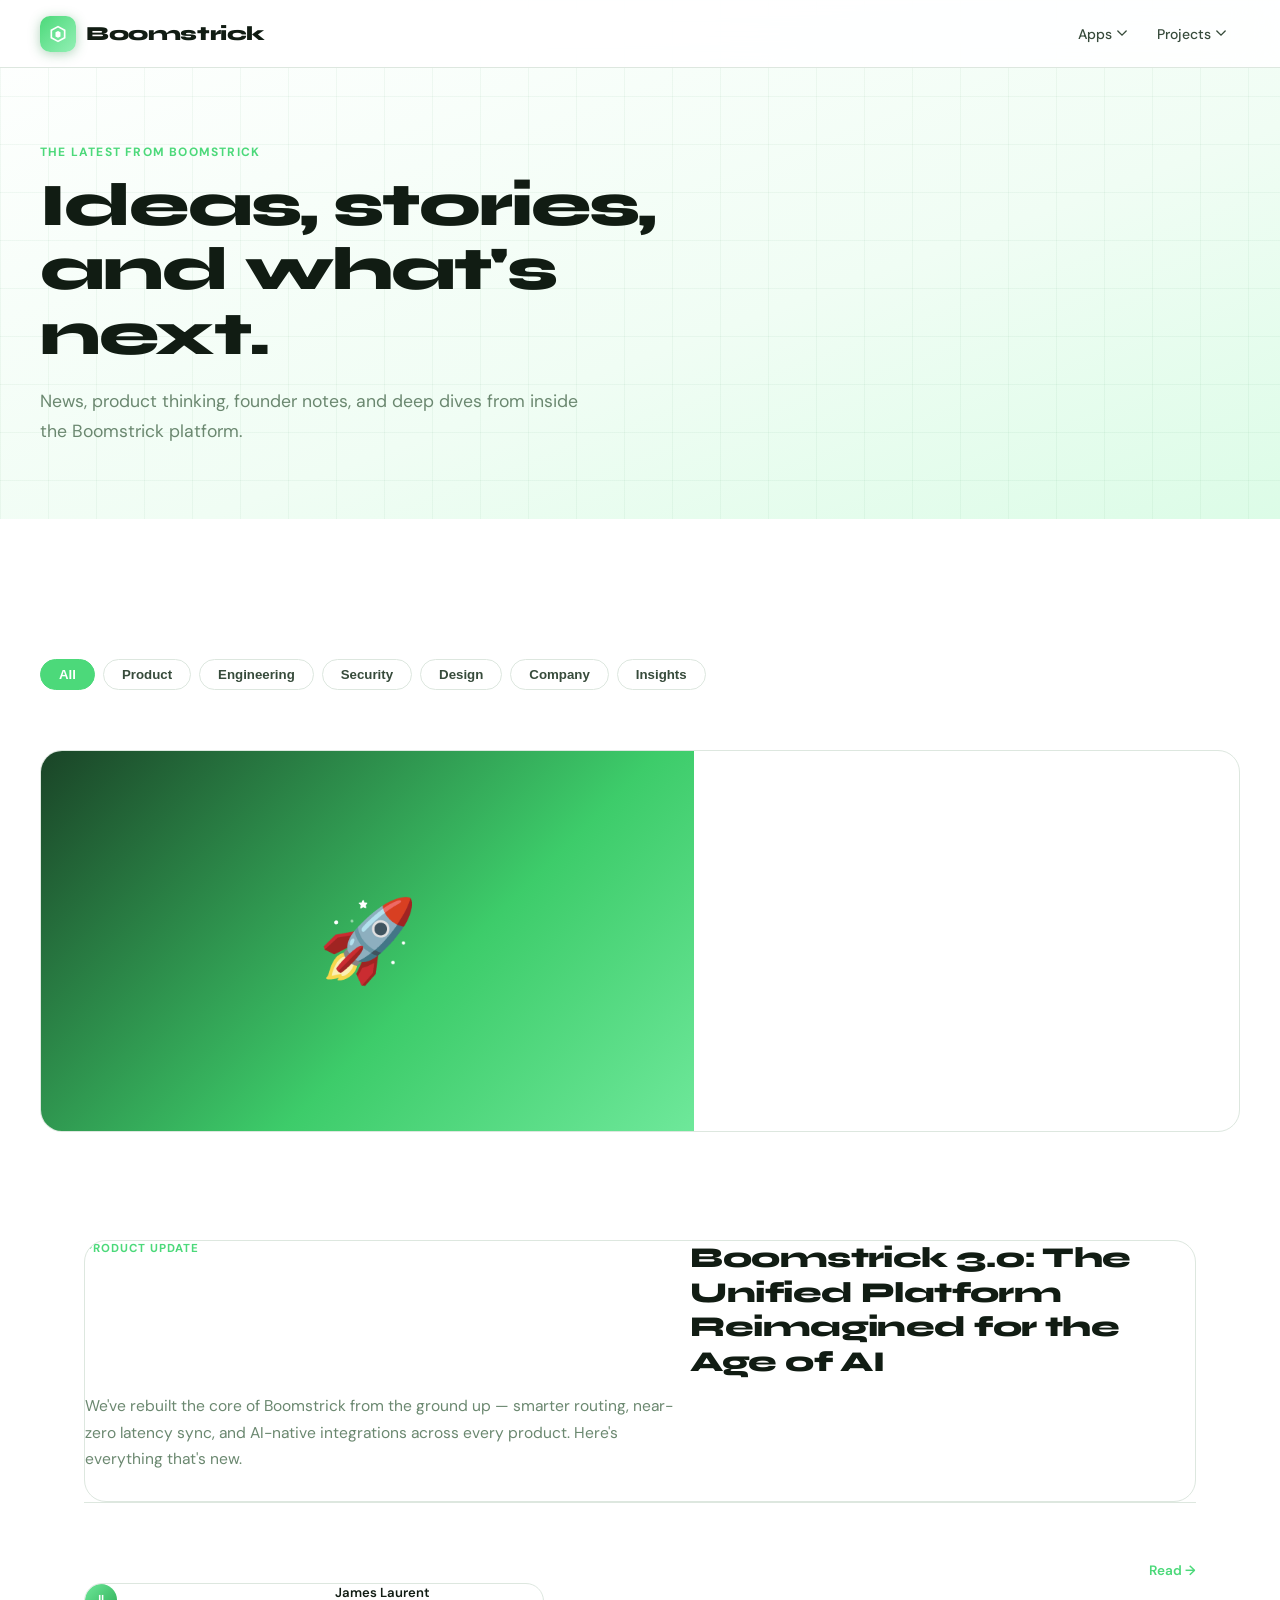
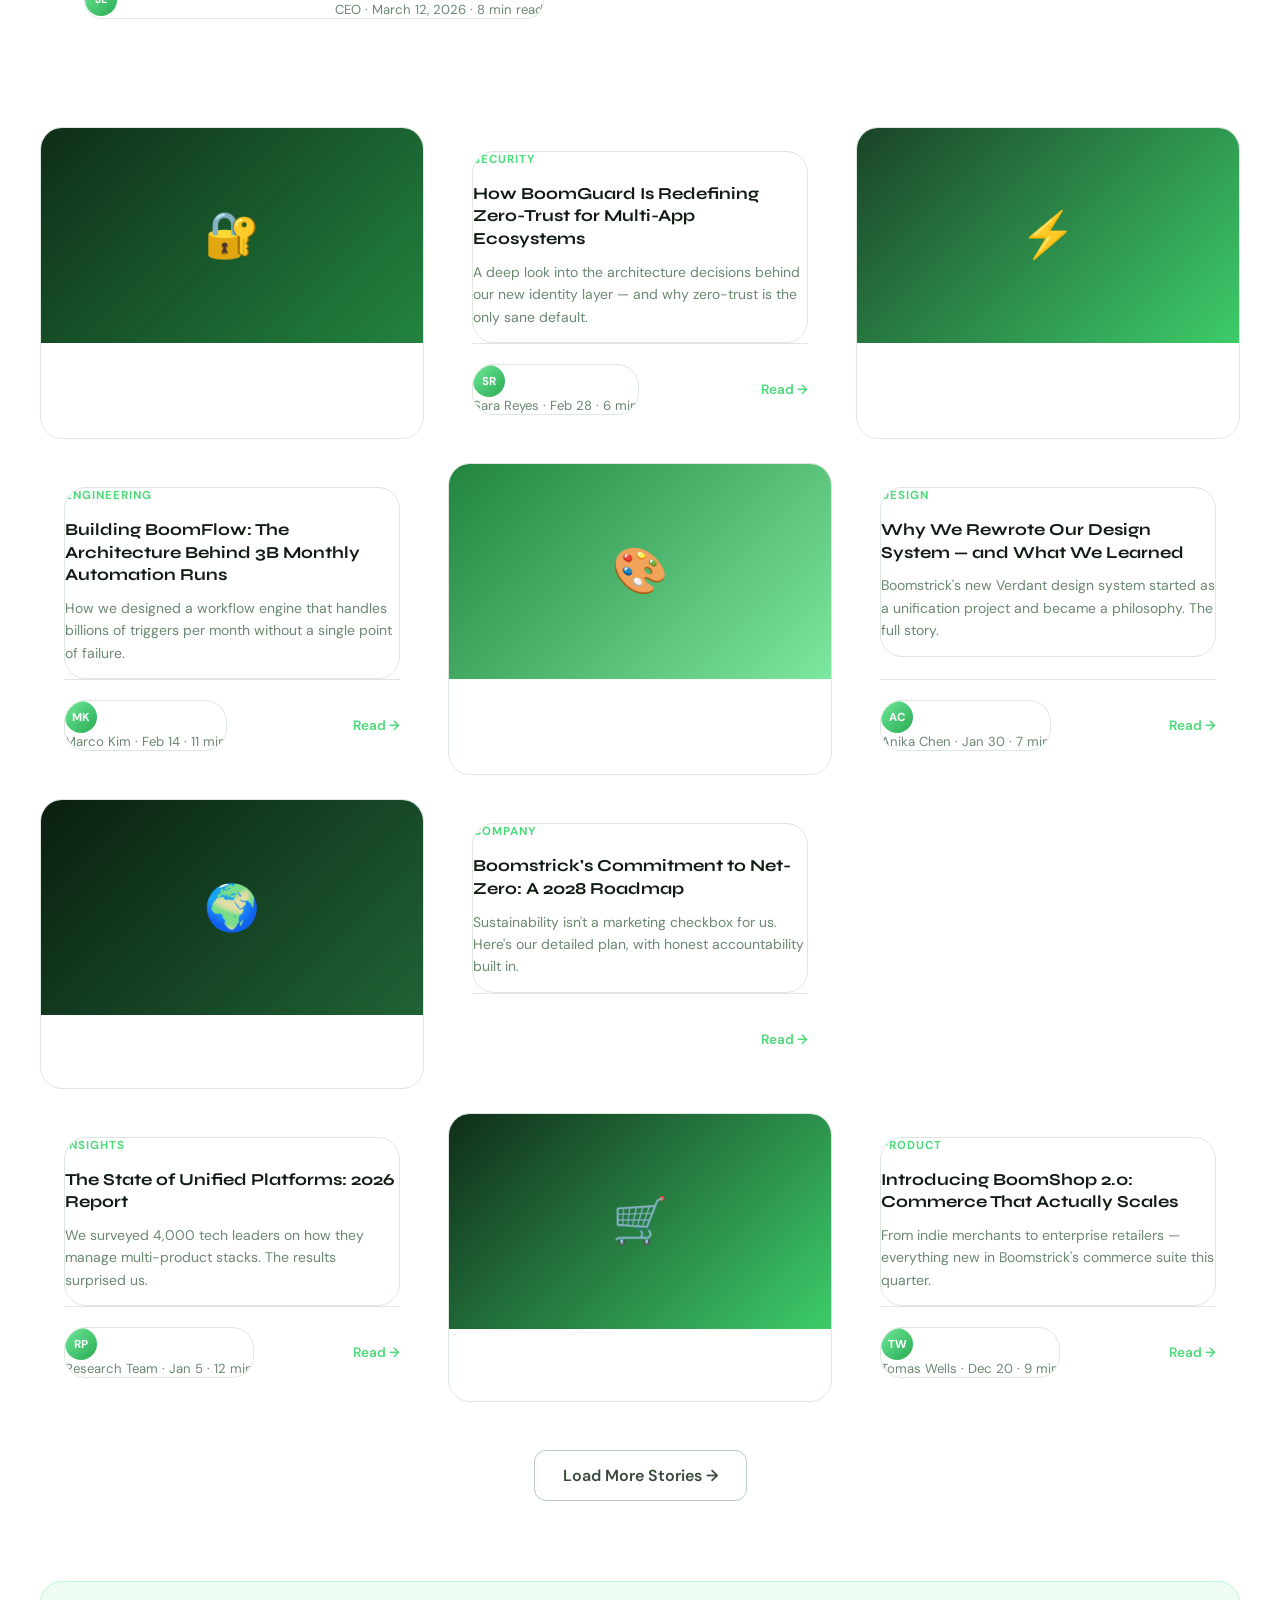
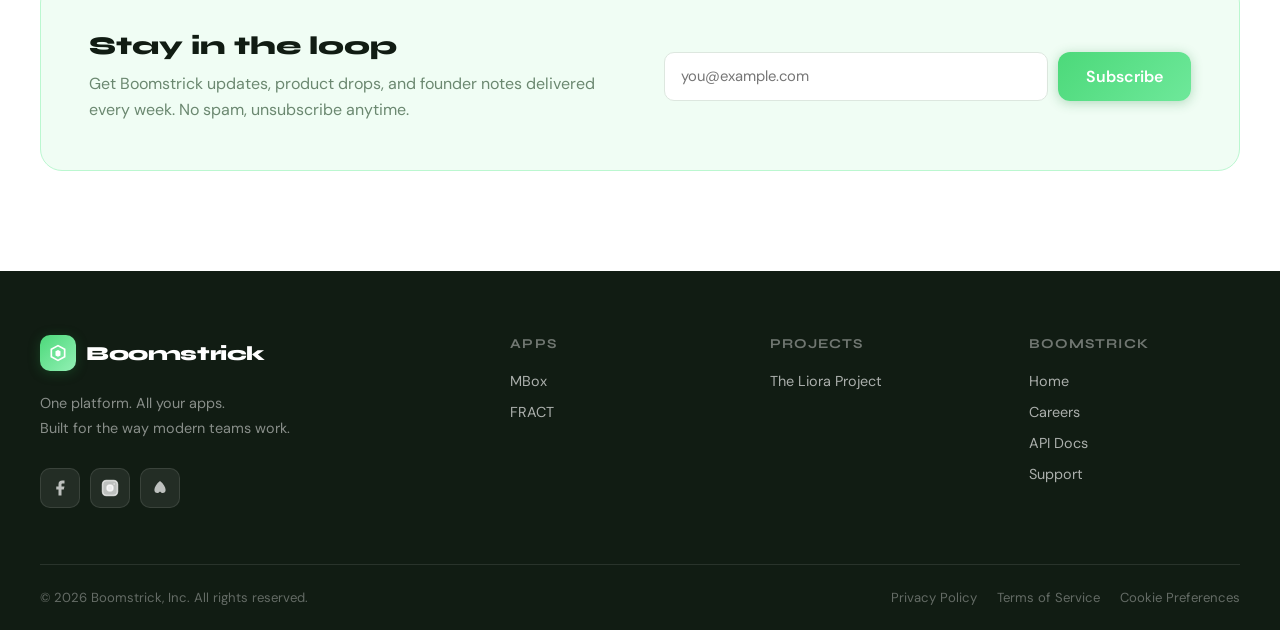
<file: blog.html>
<!DOCTYPE html>
<html lang="en">
<head>
<meta charset="UTF-8">
<meta name="viewport" content="width=device-width, initial-scale=1.0">
<title>The Latest — Boomstrick</title>
<link rel="stylesheet" href="style.css">
<style>
/* Category pills */
.cat-bar { display: flex; gap: 8px; flex-wrap: wrap; margin-top: 40px; }
.cat-pill {
  padding: 7px 18px; border-radius: 100px;
  font-size: .83rem; font-weight: 600;
  border: 1.5px solid var(--gray-200);
  background: white; color: var(--gray-700);
  cursor: pointer; transition: all .15s;
}
.cat-pill:hover, .cat-pill.active {
  background: var(--green-500); color: white; border-color: var(--green-500);
}

/* Featured post */
.featured-post {
  display: grid; grid-template-columns: 1.2fr 1fr;
  gap: 0; border: 1px solid var(--gray-200);
  border-radius: var(--radius-lg); overflow: hidden;
  margin-top: 60px; text-decoration: none; color: inherit;
  transition: box-shadow .22s, transform .22s;
}
.featured-post:hover { box-shadow: var(--shadow-lg); transform: translateY(-3px); }
.featured-img {
  background: linear-gradient(135deg, var(--green-900) 0%, var(--green-600) 60%, var(--green-400) 100%);
  display: flex; align-items: center; justify-content: center;
  font-size: 5rem; min-height: 380px;
}
.featured-body { padding: 48px 44px; display: flex; flex-direction: column; justify-content: center; }
.post-tag {
  display: inline-block;
  font-size: .72rem; font-weight: 700; letter-spacing: .09em;
  text-transform: uppercase; color: var(--green-500); margin-bottom: 16px;
}
.featured-body h2 {
  font-family: var(--font-display); font-size: 1.8rem; font-weight: 800;
  line-height: 1.2; margin-bottom: 14px; letter-spacing: -.02em;
}
.featured-body p { font-size: .975rem; color: var(--gray-500); line-height: 1.7; margin-bottom: 28px; }
.post-meta {
  display: flex; align-items: center; gap: 10px;
  font-size: .82rem; color: var(--gray-500);
  padding-top: 20px; border-top: 1px solid var(--gray-200);
}
.post-avatar {
  width: 32px; height: 32px; border-radius: 50%;
  background: linear-gradient(135deg, var(--green-400), var(--green-700));
  display: flex; align-items: center; justify-content: center;
  color: white; font-size: .72rem; font-weight: 700; flex-shrink: 0;
}
.read-link {
  margin-left: auto; font-size: .85rem; font-weight: 600;
  color: var(--green-500); text-decoration: none;
  display: flex; align-items: center; gap: 4px; transition: gap .15s;
}
.read-link:hover { gap: 8px; }

/* Post grid */
.posts-grid {
  display: grid; grid-template-columns: repeat(3, 1fr);
  gap: 24px; margin-top: 60px;
}
.post-card {
  background: white; border: 1px solid var(--gray-200);
  border-radius: var(--radius-lg); overflow: hidden;
  text-decoration: none; color: inherit;
  display: flex; flex-direction: column; transition: all .22s;
}
.post-card:hover { transform: translateY(-4px); box-shadow: var(--shadow-lg); }
.post-img {
  aspect-ratio: 16/9;
  display: flex; align-items: center; justify-content: center; font-size: 2.8rem;
}
.post-body { padding: 24px; flex: 1; display: flex; flex-direction: column; }
.post-body h3 { font-family: var(--font-display); font-size: 1.05rem; font-weight: 700; line-height: 1.35; margin-bottom: 10px; flex: 1; }
.post-body p  { font-size: .875rem; color: var(--gray-500); line-height: 1.6; margin-bottom: 14px; }
.post-body .post-meta { margin-top: auto; }

/* Newsletter */
.newsletter-strip {
  background: var(--green-50); border: 1px solid var(--green-200);
  border-radius: var(--radius-lg); padding: 48px;
  display: flex; gap: 48px; align-items: center;
  margin-top: 80px;
}
.nl-copy { flex: 1; }
.nl-copy h3 { font-family: var(--font-display); font-size: 1.6rem; font-weight: 800; margin-bottom: 10px; }
.nl-copy p  { color: var(--gray-500); line-height: 1.6; }
.nl-form { display: flex; gap: 10px; flex: 1; }
.nl-input {
  flex: 1; padding: 13px 16px;
  border: 1.5px solid var(--gray-200); border-radius: 10px;
  font-family: var(--font-body); font-size: .925rem; outline: none;
  transition: border-color .15s;
}
.nl-input:focus { border-color: var(--green-400); }

@media (max-width: 960px) {
  .featured-post  { grid-template-columns: 1fr; }
  .featured-img   { min-height: 240px; }
  .posts-grid     { grid-template-columns: 1fr 1fr; }
  .newsletter-strip { flex-direction: column; gap: 28px; }
  .nl-form        { flex-direction: column; }
}
@media (max-width: 600px) {
  .posts-grid { grid-template-columns: 1fr; }
}
</style>
</head>
<body>

<!-- ── PAGE HERO ── -->
<div class="page-hero">
  <div class="page-hero-inner fade-in">
    <div class="section-label">The Latest from Boomstrick</div>
    <h1 class="page-title">Ideas, stories,<br>and what's next.</h1>
    <p class="page-sub">News, product thinking, founder notes, and deep dives from inside the Boomstrick platform.</p>
  </div>
</div>

<!-- ── CONTENT ── -->
<section class="section">

  <!-- Category Filter -->
  <div class="cat-bar fade-in">
    <button class="cat-pill active">All</button>
    <button class="cat-pill">Product</button>
    <button class="cat-pill">Engineering</button>
    <button class="cat-pill">Security</button>
    <button class="cat-pill">Design</button>
    <button class="cat-pill">Company</button>
    <button class="cat-pill">Insights</button>
  </div>

  <!-- Featured Post -->
  <a href="#" class="featured-post fade-in">
    <div class="featured-img">🚀</div>
    <div class="featured-body">
      <span class="post-tag">Product Update</span>
      <h2>Boomstrick 3.0: The Unified Platform Reimagined for the Age of AI</h2>
      <p>We've rebuilt the core of Boomstrick from the ground up — smarter routing, near-zero latency sync, and AI-native integrations across every product. Here's everything that's new.</p>
      <div class="post-meta">
        <div class="post-avatar">JL</div>
        <div>
          <div style="font-weight:600;color:var(--gray-900)">James Laurent</div>
          <div>CEO · March 12, 2026 · 8 min read</div>
        </div>
        <a href="#" class="read-link">Read →</a>
      </div>
    </div>
  </a>

  <!-- Post Grid -->
  <div class="posts-grid">

    <a href="#" class="post-card fade-in">
      <div class="post-img" style="background:linear-gradient(135deg,#0f2d18,#22843f)">🔐</div>
      <div class="post-body">
        <span class="post-tag">Security</span>
        <h3>How BoomGuard Is Redefining Zero-Trust for Multi-App Ecosystems</h3>
        <p>A deep look into the architecture decisions behind our new identity layer — and why zero-trust is the only sane default.</p>
        <div class="post-meta">
          <div class="post-avatar">SR</div>
          <div>Sara Reyes · Feb 28 · 6 min</div>
          <a href="#" class="read-link" style="margin-left:auto">Read →</a>
        </div>
      </div>
    </a>

    <a href="#" class="post-card fade-in">
      <div class="post-img" style="background:linear-gradient(135deg,#1a4427,#3dcc6a)">⚡</div>
      <div class="post-body">
        <span class="post-tag">Engineering</span>
        <h3>Building BoomFlow: The Architecture Behind 3B Monthly Automation Runs</h3>
        <p>How we designed a workflow engine that handles billions of triggers per month without a single point of failure.</p>
        <div class="post-meta">
          <div class="post-avatar">MK</div>
          <div>Marco Kim · Feb 14 · 11 min</div>
          <a href="#" class="read-link" style="margin-left:auto">Read →</a>
        </div>
      </div>
    </a>

    <a href="#" class="post-card fade-in">
      <div class="post-img" style="background:linear-gradient(135deg,#22843f,#7de89f)">🎨</div>
      <div class="post-body">
        <span class="post-tag">Design</span>
        <h3>Why We Rewrote Our Design System — and What We Learned</h3>
        <p>Boomstrick's new Verdant design system started as a unification project and became a philosophy. The full story.</p>
        <div class="post-meta">
          <div class="post-avatar">AC</div>
          <div>Anika Chen · Jan 30 · 7 min</div>
          <a href="#" class="read-link" style="margin-left:auto">Read →</a>
        </div>
      </div>
    </a>

    <a href="#" class="post-card fade-in">
      <div class="post-img" style="background:linear-gradient(135deg,#0a1f10,#1f6335)">🌍</div>
      <div class="post-body">
        <span class="post-tag">Company</span>
        <h3>Boomstrick's Commitment to Net-Zero: A 2028 Roadmap</h3>
        <p>Sustainability isn't a marketing checkbox for us. Here's our detailed plan, with honest accountability built in.</p>
        <div class="post-meta">
          <div class="post-avatar">LD</div>
          <div>Layla Davis · Jan 18 · 5 min</div>
          <a href="#" class="read-link" style="margin-left:auto">Read →</a>
        </div>
      </div>
    </a>

    <a href="#" class="post-card fade-in">
      <div class="post-img" style="background:linear-gradient(135deg,#1a4427,#2aab52)">📊</div>
      <div class="post-body">
        <span class="post-tag">Insights</span>
        <h3>The State of Unified Platforms: 2026 Report</h3>
        <p>We surveyed 4,000 tech leaders on how they manage multi-product stacks. The results surprised us.</p>
        <div class="post-meta">
          <div class="post-avatar">RP</div>
          <div>Research Team · Jan 5 · 12 min</div>
          <a href="#" class="read-link" style="margin-left:auto">Read →</a>
        </div>
      </div>
    </a>

    <a href="#" class="post-card fade-in">
      <div class="post-img" style="background:linear-gradient(135deg,#0f2d18,#3dcc6a)">🛒</div>
      <div class="post-body">
        <span class="post-tag">Product</span>
        <h3>Introducing BoomShop 2.0: Commerce That Actually Scales</h3>
        <p>From indie merchants to enterprise retailers — everything new in Boomstrick's commerce suite this quarter.</p>
        <div class="post-meta">
          <div class="post-avatar">TW</div>
          <div>Tomas Wells · Dec 20 · 9 min</div>
          <a href="#" class="read-link" style="margin-left:auto">Read →</a>
        </div>
      </div>
    </a>

  </div>

  <div style="text-align:center;margin-top:48px">
    <a href="#" class="btn btn-outline btn-lg fade-in">Load More Stories →</a>
  </div>

  <!-- Newsletter -->
  <div class="newsletter-strip fade-in">
    <div class="nl-copy">
      <h3>Stay in the loop</h3>
      <p>Get Boomstrick updates, product drops, and founder notes delivered every week. No spam, unsubscribe anytime.</p>
    </div>
    <div class="nl-form">
      <input class="nl-input" type="email" placeholder="you@example.com">
      <button class="btn btn-primary btn-lg">Subscribe</button>
    </div>
  </div>

</section>

<script src="shared.js"></script>
<script>
  document.querySelectorAll('.cat-pill').forEach(btn => {
    btn.addEventListener('click', () => {
      document.querySelectorAll('.cat-pill').forEach(b => b.classList.remove('active'));
      btn.classList.add('active');
    });
  });
</script>
</body>
</html>
</file>
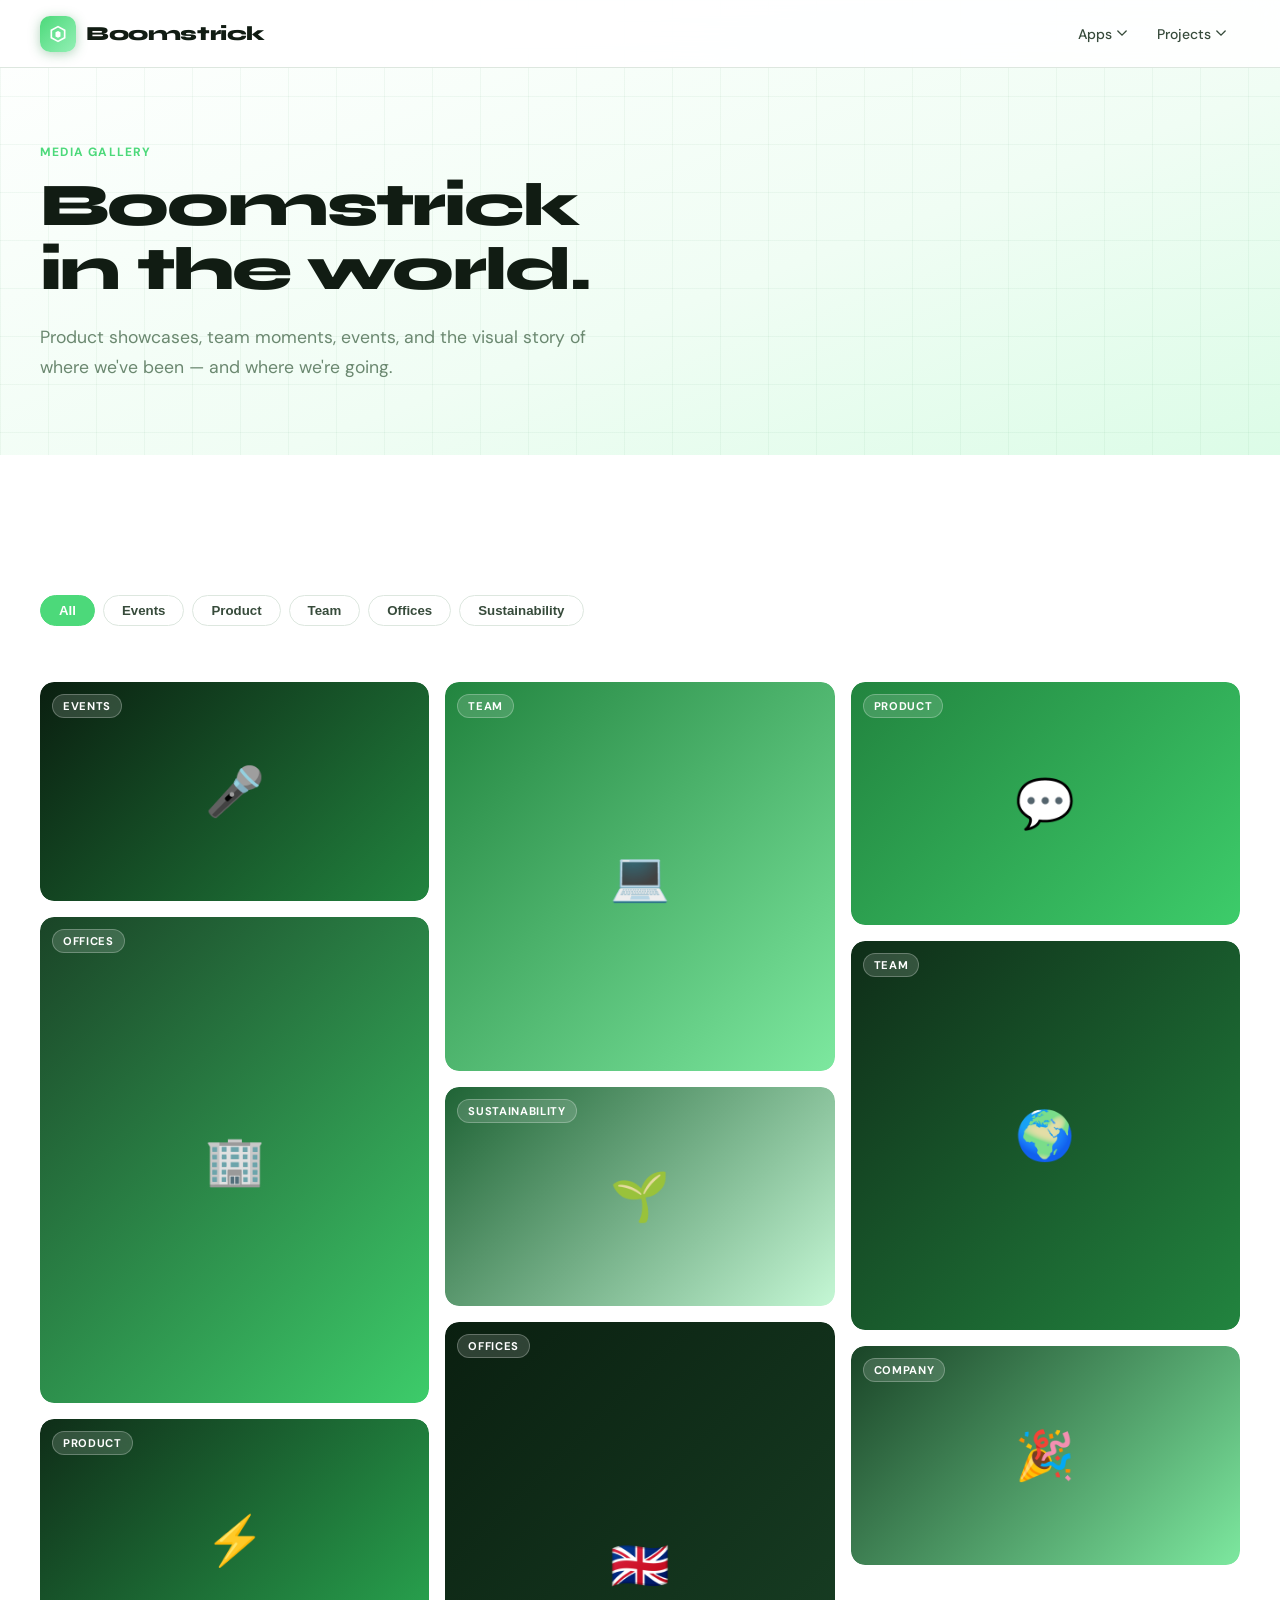
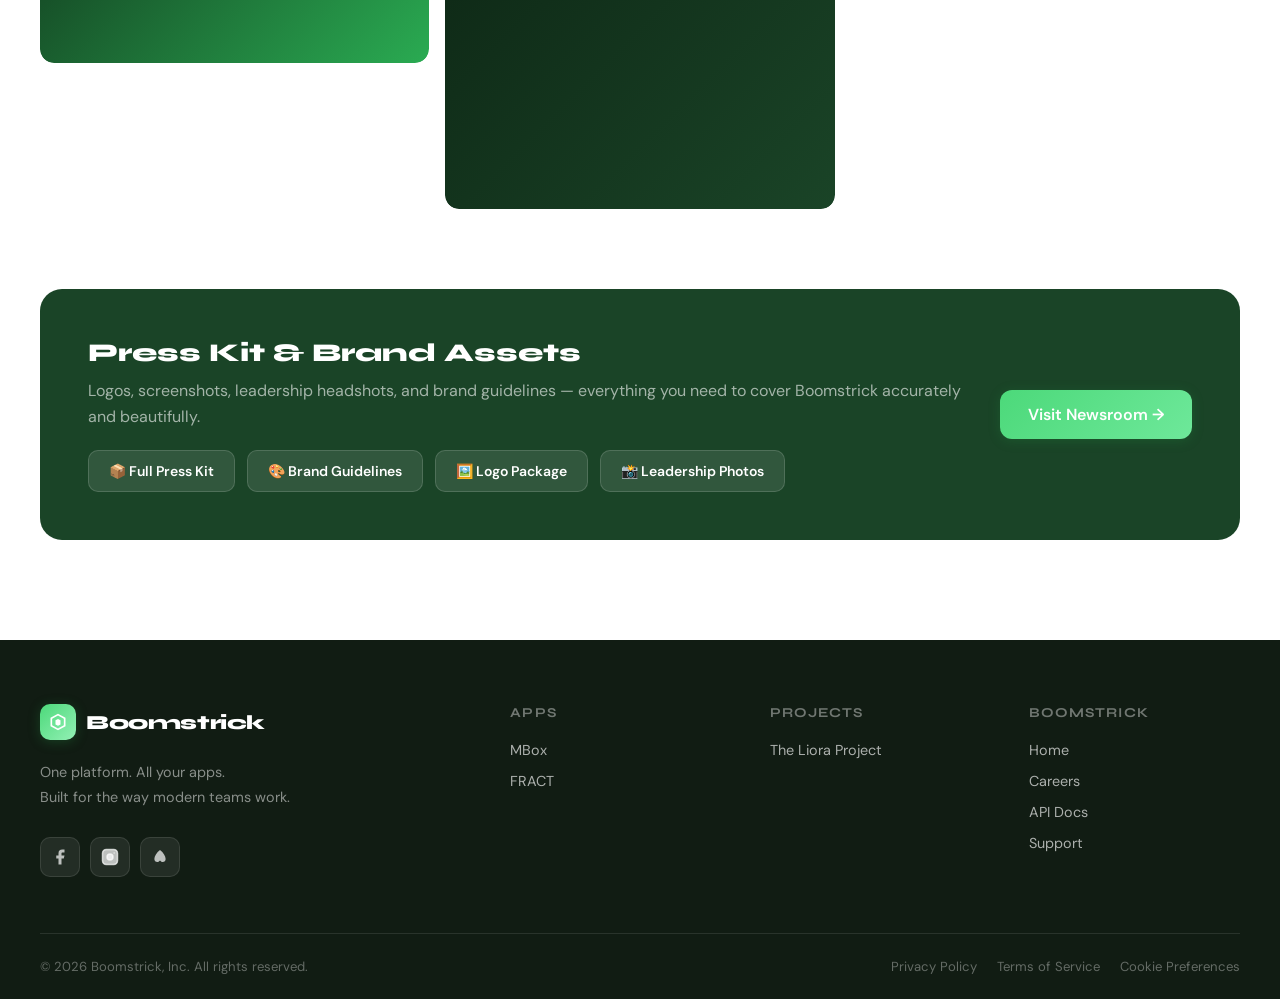
<file: gallery.html>
<!DOCTYPE html>
<html lang="en">
<head>
<meta charset="UTF-8">
<meta name="viewport" content="width=device-width, initial-scale=1.0">
<title>Media Gallery — Boomstrick</title>
<link rel="stylesheet" href="style.css">
<style>
/* Filter */
.filter-bar { display: flex; gap: 8px; flex-wrap: wrap; margin-top: 40px; }
.filter-btn {
  padding: 7px 18px; border-radius: 100px;
  font-size: .83rem; font-weight: 600;
  border: 1.5px solid var(--gray-200); background: white; color: var(--gray-700);
  cursor: pointer; transition: all .15s;
}
.filter-btn:hover, .filter-btn.active {
  background: var(--green-500); color: white; border-color: var(--green-500);
}

/* Masonry-style grid */
.gallery-main {
  columns: 3; column-gap: 16px; margin-top: 56px;
}
.g-item {
  break-inside: avoid; margin-bottom: 16px;
  border-radius: var(--radius); overflow: hidden;
  position: relative; cursor: pointer;
  transition: transform .22s;
}
.g-item:hover { transform: scale(.98); }
.g-item:hover .g-overlay { opacity: 1; }

.g-bg {
  width: 100%; display: block;
  border-radius: var(--radius);
}

.g-bg.h1 { aspect-ratio: 16/9; }
.g-bg.h2 { aspect-ratio: 4/5; }
.g-bg.h3 { aspect-ratio: 1/1; }
.g-bg.h4 { aspect-ratio: 16/10; }

.g-inner {
  width: 100%; height: 100%;
  display: flex; align-items: center; justify-content: center;
  font-size: 3rem;
  position: absolute; inset: 0;
}

.g-overlay {
  position: absolute; inset: 0;
  background: linear-gradient(to top, rgba(10,31,16,.82) 0%, transparent 55%);
  opacity: 0; transition: opacity .22s;
  display: flex; flex-direction: column; justify-content: flex-end; padding: 20px;
}
.g-overlay span { color: white; font-weight: 700; font-size: .95rem; }
.g-overlay small { color: rgba(255,255,255,.65); font-size: .78rem; margin-top: 2px; }

.g-tag {
  position: absolute; top: 12px; left: 12px;
  background: rgba(255,255,255,.15); backdrop-filter: blur(8px);
  border: 1px solid rgba(255,255,255,.25);
  color: white; font-size: .7rem; font-weight: 700;
  letter-spacing: .06em; text-transform: uppercase;
  padding: 4px 10px; border-radius: 100px;
}

/* Lightbox */
.lightbox {
  display: none; position: fixed; inset: 0; z-index: 200;
  background: rgba(10,31,16,.92); backdrop-filter: blur(12px);
  align-items: center; justify-content: center; padding: 40px;
}
.lightbox.open { display: flex; }
.lb-content {
  background: white; border-radius: var(--radius-lg); overflow: hidden;
  max-width: 720px; width: 100%; position: relative;
}
.lb-close {
  position: absolute; top: 16px; right: 16px; z-index: 1;
  width: 36px; height: 36px; border-radius: 50%;
  background: rgba(0,0,0,.5); border: none; color: white;
  font-size: 1.2rem; cursor: pointer; display: flex; align-items: center; justify-content: center;
}
.lb-img {
  width: 100%; aspect-ratio: 16/9;
  display: flex; align-items: center; justify-content: center; font-size: 5rem;
}
.lb-body { padding: 28px 32px; }
.lb-body h3 { font-family: var(--font-display); font-size: 1.3rem; font-weight: 800; margin-bottom: 8px; }
.lb-body p  { font-size: .9rem; color: var(--gray-500); line-height: 1.6; }
.lb-meta { display: flex; gap: 12px; margin-top: 16px; flex-wrap: wrap; }
.lb-chip {
  padding: 5px 12px; border-radius: 100px;
  background: var(--gray-100); font-size: .78rem; font-weight: 600; color: var(--gray-700);
}

/* Press kit */
.press-strip {
  margin-top: 80px; background: var(--green-900);
  border-radius: var(--radius-lg); padding: 48px;
  display: grid; grid-template-columns: 1fr auto; gap: 32px; align-items: center; color: white;
}
.press-strip h3 { font-family: var(--font-display); font-size: 1.6rem; font-weight: 800; margin-bottom: 10px; }
.press-strip p  { color: rgba(255,255,255,.6); line-height: 1.65; }
.press-assets { display: flex; gap: 12px; flex-wrap: wrap; }
.asset-btn {
  display: flex; align-items: center; gap: 8px;
  padding: 11px 20px; border-radius: 10px;
  background: rgba(255,255,255,.1); border: 1px solid rgba(255,255,255,.15);
  color: white; font-size: .875rem; font-weight: 600;
  text-decoration: none; transition: all .18s;
}
.asset-btn:hover { background: rgba(42,171,82,.25); border-color: rgba(42,171,82,.4); }

@media (max-width: 960px) {
  .gallery-main { columns: 2; }
  .press-strip { grid-template-columns: 1fr; }
}
@media (max-width: 540px) {
  .gallery-main { columns: 1; }
}
</style>
</head>
<body>

<!-- ── PAGE HERO ── -->
<div class="page-hero">
  <div class="page-hero-inner fade-in">
    <div class="section-label">Media Gallery</div>
    <h1 class="page-title">Boomstrick<br>in the world.</h1>
    <p class="page-sub">Product showcases, team moments, events, and the visual story of where we've been — and where we're going.</p>
  </div>
</div>

<!-- ── GALLERY ── -->
<section class="section">

  <div class="filter-bar fade-in">
    <button class="filter-btn active">All</button>
    <button class="filter-btn">Events</button>
    <button class="filter-btn">Product</button>
    <button class="filter-btn">Team</button>
    <button class="filter-btn">Offices</button>
    <button class="filter-btn">Sustainability</button>
  </div>

  <div class="gallery-main">

    <div class="g-item fade-in" onclick="openLightbox('BoomstrickConf 2026 Keynote','James Laurent takes the stage at our flagship developer conference in San Francisco — announcing Boomstrick 3.0 and the AI-native platform.','🎤','March 2026','Events')">
      <div class="g-bg h1" style="background:linear-gradient(135deg,#0a1f10,#22843f)"></div>
      <div class="g-inner">🎤</div>
      <div class="g-tag">Events</div>
      <div class="g-overlay"><span>BoomstrickConf 2026 Keynote</span><small>San Francisco · March 2026</small></div>
    </div>

    <div class="g-item fade-in" onclick="openLightbox('San Francisco HQ','Our Mission Control hub in SoMa — where 140 of our 340 global teammates work, collaborate, and ship.','🏢','Offices','Offices')">
      <div class="g-bg h2" style="background:linear-gradient(135deg,#1a4427,#3dcc6a)"></div>
      <div class="g-inner">🏢</div>
      <div class="g-tag">Offices</div>
      <div class="g-overlay"><span>SF HQ — Mission Control</span><small>San Francisco, California</small></div>
    </div>

    <div class="g-item fade-in" onclick="openLightbox('BoomFlow Launch Day','The engineering team celebrating BoomFlow going live — 1 billion automation runs in the first quarter.','⚡','Jan 2024','Product')">
      <div class="g-bg h4" style="background:linear-gradient(135deg,#0f2d18,#2aab52)"></div>
      <div class="g-inner">⚡</div>
      <div class="g-tag">Product</div>
      <div class="g-overlay"><span>BoomFlow Launch Day</span><small>January 2024</small></div>
    </div>

    <div class="g-item fade-in" onclick="openLightbox('Engineering Offsite — Yosemite','80 engineers, three days, zero Wi-Fi. The planning session that shaped our 2026 architecture.','💻','Sep 2025','Team')">
      <div class="g-bg h3" style="background:linear-gradient(135deg,#22843f,#7de89f)"></div>
      <div class="g-inner">💻</div>
      <div class="g-tag">Team</div>
      <div class="g-overlay"><span>Engineering Offsite — Yosemite</span><small>September 2025</small></div>
    </div>

    <div class="g-item fade-in" onclick="openLightbox('Sustainability Summit 2025','Boomstrick joins 40 global tech companies committing to net-zero infrastructure at our annual sustainability forum.','🌱','Nov 2025','Sustainability')">
      <div class="g-bg h1" style="background:linear-gradient(135deg,#1f6335,#c5f7d5)"></div>
      <div class="g-inner">🌱</div>
      <div class="g-tag">Sustainability</div>
      <div class="g-overlay"><span>Sustainability Summit 2025</span><small>November 2025</small></div>
    </div>

    <div class="g-item fade-in" onclick="openLightbox('London Office Opening','Boomstrick EMEA launches from our Shoreditch hub — 60 new teammates, one very good tea selection.','🇬🇧','Jun 2025','Offices')">
      <div class="g-bg h2" style="background:linear-gradient(135deg,#0a1f10,#1a4427)"></div>
      <div class="g-inner">🇬🇧</div>
      <div class="g-tag">Offices</div>
      <div class="g-overlay"><span>London Office Opening</span><small>Shoreditch · June 2025</small></div>
    </div>

    <div class="g-item fade-in" onclick="openLightbox('BoomChat 2.0 Reveal','Live demo of the all-new BoomChat interface — AI threads, spatial audio, and the new Channels experience.','💬','Feb 2026','Product')">
      <div class="g-bg h4" style="background:linear-gradient(135deg,#22843f,#3dcc6a)"></div>
      <div class="g-inner">💬</div>
      <div class="g-tag">Product</div>
      <div class="g-overlay"><span>BoomChat 2.0 Reveal</span><small>February 2026</small></div>
    </div>

    <div class="g-item fade-in" onclick="openLightbox('Global Team Week 2025','340 Boomstrick teammates, one week, four cities. Our largest in-person gathering yet.','🌍','Aug 2025','Team')">
      <div class="g-bg h3" style="background:linear-gradient(135deg,#0f2d18,#22843f)"></div>
      <div class="g-inner">🌍</div>
      <div class="g-tag">Team</div>
      <div class="g-overlay"><span>Global Team Week 2025</span><small>August 2025</small></div>
    </div>

    <div class="g-item fade-in" onclick="openLightbox('Series C Announcement','The founding team after closing our $220M Series C — fuel for the next chapter of Boomstrick.','🎉','Mar 2026','Company')">
      <div class="g-bg h1" style="background:linear-gradient(135deg,#1a4427,#7de89f)"></div>
      <div class="g-inner">🎉</div>
      <div class="g-tag">Company</div>
      <div class="g-overlay"><span>Series C — $220M Closed</span><small>March 2026</small></div>
    </div>

  </div>

  <!-- Press Kit -->
  <div class="press-strip fade-in">
    <div>
      <h3>Press Kit & Brand Assets</h3>
      <p>Logos, screenshots, leadership headshots, and brand guidelines — everything you need to cover Boomstrick accurately and beautifully.</p>
      <div class="press-assets" style="margin-top:20px">
        <a href="#" class="asset-btn">📦 Full Press Kit</a>
        <a href="#" class="asset-btn">🎨 Brand Guidelines</a>
        <a href="#" class="asset-btn">🖼️ Logo Package</a>
        <a href="#" class="asset-btn">📸 Leadership Photos</a>
      </div>
    </div>
    <div style="text-align:center;flex-shrink:0">
      <a href="newsroom.html" class="btn btn-primary btn-lg">Visit Newsroom →</a>
    </div>
  </div>

</section>

<!-- Lightbox -->
<div class="lightbox" id="lightbox" onclick="closeLightbox(event)">
  <div class="lb-content">
    <button class="lb-close" onclick="closeLightbox()">✕</button>
    <div class="lb-img" id="lbImg" style="background:linear-gradient(135deg,#0a1f10,#22843f)"></div>
    <div class="lb-body">
      <h3 id="lbTitle">Title</h3>
      <p  id="lbDesc">Description</p>
      <div class="lb-meta" id="lbMeta"></div>
    </div>
  </div>
</div>

<script src="shared.js"></script>
<script>
  document.querySelectorAll('.filter-btn').forEach(btn => {
    btn.addEventListener('click', () => {
      document.querySelectorAll('.filter-btn').forEach(b => b.classList.remove('active'));
      btn.classList.add('active');
    });
  });

  function openLightbox(title, desc, emoji, date, tag) {
    document.getElementById('lbTitle').textContent = title;
    document.getElementById('lbDesc').textContent = desc;
    document.getElementById('lbImg').textContent = emoji;
    document.getElementById('lbMeta').innerHTML =
      `<span class="lb-chip">📅 ${date}</span><span class="lb-chip">🏷️ ${tag}</span>`;
    document.getElementById('lightbox').classList.add('open');
  }

  function closeLightbox(e) {
    if (!e || e.target === document.getElementById('lightbox') || e.target.classList.contains('lb-close')) {
      document.getElementById('lightbox').classList.remove('open');
    }
  }
</script>
</body>
</html>
</file>
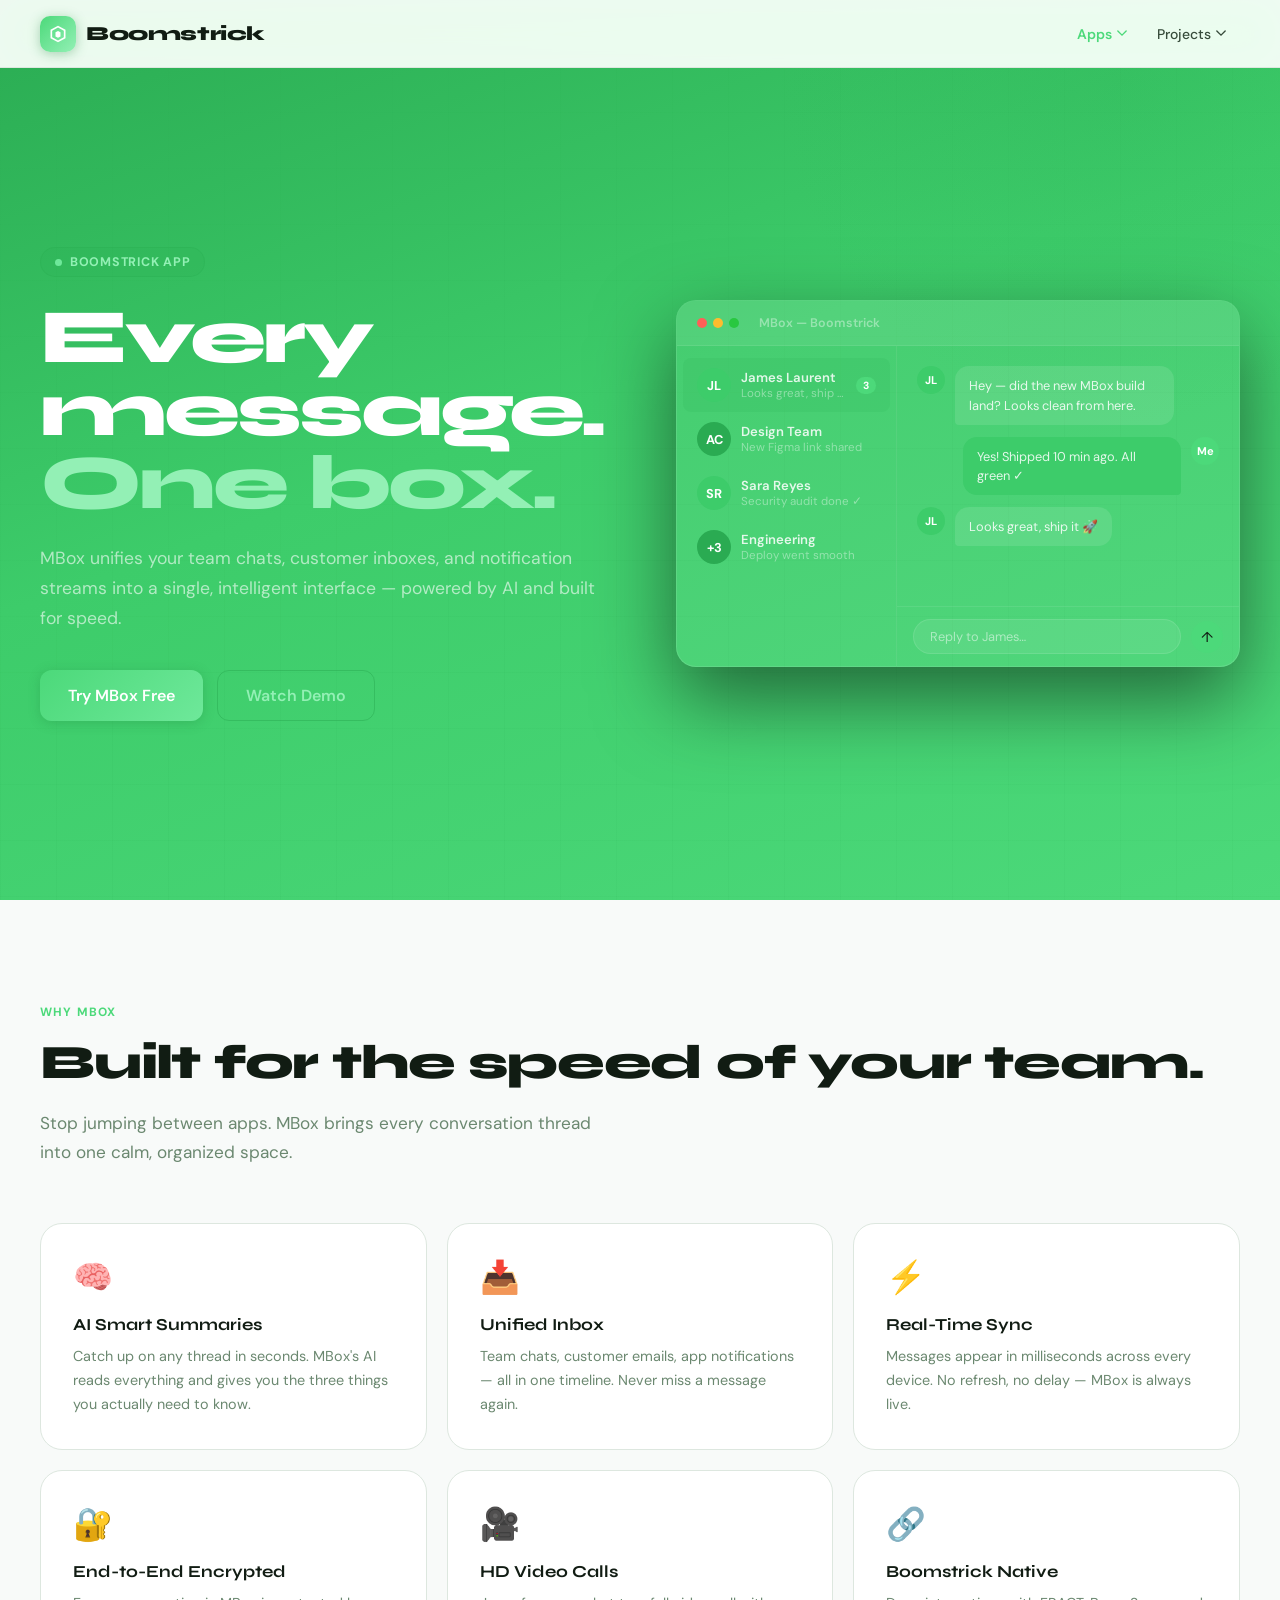
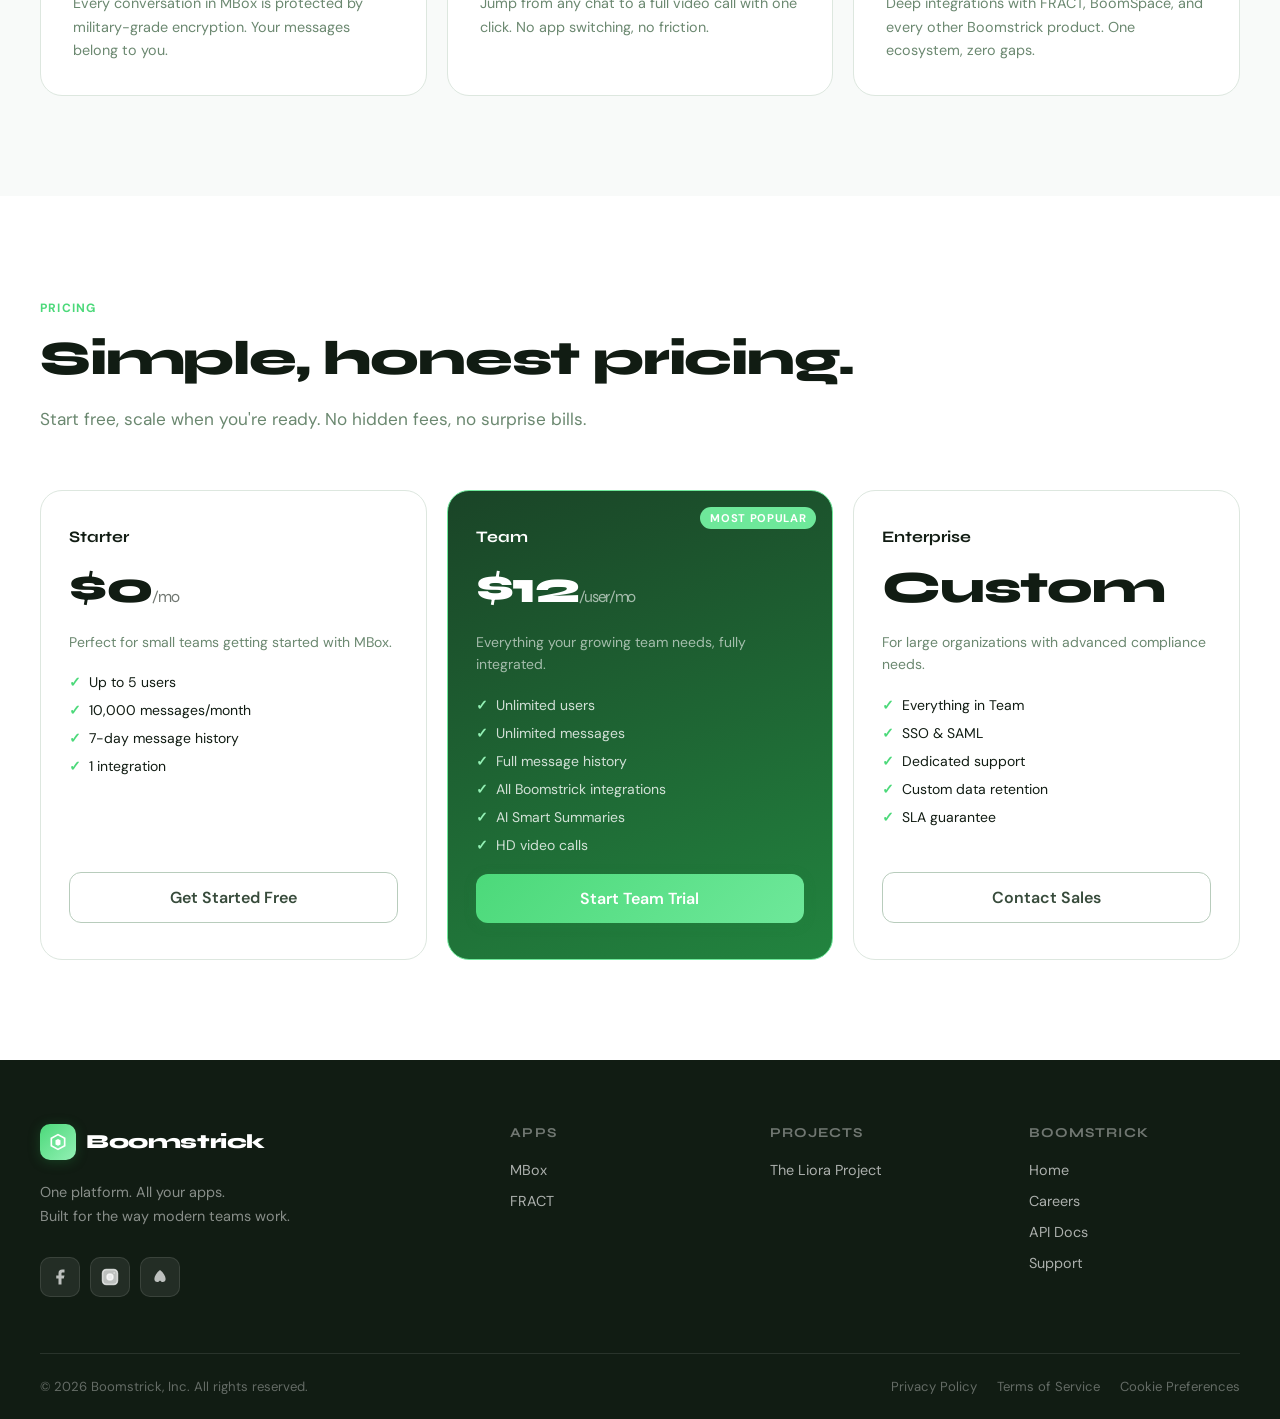
<file: mbox.html>
<!DOCTYPE html>
<html lang="en">
<head>
<meta charset="UTF-8">
<meta name="viewport" content="width=device-width, initial-scale=1.0">
<title>MBox — Boomstrick</title>
<link rel="stylesheet" href="style.css">
<style>
/* ── HERO ── */
.mbox-hero {
  min-height: 100vh; padding-top: var(--nav-h);
  display: flex; align-items: center;
  background: linear-gradient(160deg, #2aab52 0%, #3dcc6a 45%, #4cd97a 100%);
  position: relative; overflow: hidden;
}
.mbox-hero::before {
  content: '';
  position: absolute; inset: 0;
  background-image:
    linear-gradient(rgba(42,171,82,.07) 1px, transparent 1px),
    linear-gradient(90deg, rgba(42,171,82,.07) 1px, transparent 1px);
  background-size: 56px 56px;
}
.mbox-hero::after {
  content: '';
  position: absolute;
  top: -30%; right: -15%;
  width: 700px; height: 700px; border-radius: 50%;
  background: radial-gradient(circle, rgba(42,171,82,.18) 0%, transparent 70%);
  pointer-events: none;
}
.hero-content {
  position: relative; z-index: 1;
  width: 100%; padding: 80px var(--px);
  display: grid; grid-template-columns: 1fr 1fr;
  gap: 72px; align-items: center;
}
.hero-badge {
  display: inline-flex; align-items: center; gap: 8px;
  background: rgba(42,171,82,.15); border: 1px solid rgba(42,171,82,.3);
  border-radius: 100px; padding: 6px 14px;
  font-size: .78rem; font-weight: 700; color: var(--green-300);
  letter-spacing: .06em; text-transform: uppercase; margin-bottom: 24px;
}
.hero-badge::before {
  content: ''; width: 7px; height: 7px; border-radius: 50%;
  background: var(--green-400); animation: pulse 2s infinite;
}
.hero-title {
  font-family: var(--font-display);
  font-size: clamp(3rem, 6vw, 5rem);
  font-weight: 800; letter-spacing: -.04em; line-height: .95;
  color: white; margin-bottom: 24px;
}
.hero-title .accent { color: var(--green-300); }
.hero-sub {
  font-size: 1.1rem; line-height: 1.7;
  color: rgba(255,255,255,.6); margin-bottom: 36px;
}
.hero-actions { display: flex; gap: 14px; flex-wrap: wrap; }
.btn-green-outline {
  border: 1.5px solid rgba(42,171,82,.5); color: var(--green-300);
  background: transparent; transition: all .18s;
}
.btn-green-outline:hover { border-color: var(--green-300); background: rgba(42,171,82,.1); }

/* Hero mock UI */
.mbox-ui {
  background: rgba(255,255,255,.05); border: 1px solid rgba(255,255,255,.1);
  border-radius: 20px; overflow: hidden;
  box-shadow: 0 32px 80px rgba(0,0,0,.5);
  animation: float1 6s ease-in-out infinite;
}
.mbox-topbar {
  background: rgba(255,255,255,.07); border-bottom: 1px solid rgba(255,255,255,.08);
  padding: 14px 20px; display: flex; align-items: center; gap: 12px;
}
.mbox-dots { display: flex; gap: 6px; }
.mbox-dot { width: 10px; height: 10px; border-radius: 50%; }
.mbox-body { display: grid; grid-template-columns: 220px 1fr; min-height: 320px; }
.mbox-sidebar { border-right: 1px solid rgba(255,255,255,.08); padding: 12px 0; }
.mbox-conv {
  padding: 10px 14px; display: flex; gap: 10px; align-items: center;
  cursor: pointer; transition: background .12s; border-radius: 8px; margin: 0 6px;
}
.mbox-conv:hover, .mbox-conv.active { background: rgba(42,171,82,.15); }
.mbox-avatar {
  width: 34px; height: 34px; border-radius: 50%; flex-shrink: 0;
  display: flex; align-items: center; justify-content: center;
  font-size: .8rem; font-weight: 700; color: white;
}
.mbox-conv-info { flex: 1; overflow: hidden; }
.mbox-conv-name { font-size: .82rem; font-weight: 600; color: rgba(255,255,255,.85); }
.mbox-conv-preview { font-size: .72rem; color: rgba(255,255,255,.4); white-space: nowrap; overflow: hidden; text-overflow: ellipsis; }
.mbox-badge { background: var(--green-500); color: white; font-size: .65rem; font-weight: 700; border-radius: 100px; padding: 2px 7px; flex-shrink: 0; }
.mbox-chat { padding: 20px; display: flex; flex-direction: column; gap: 12px; }
.mbox-msg { display: flex; gap: 10px; max-width: 85%; }
.mbox-msg.right { margin-left: auto; flex-direction: row-reverse; }
.msg-av { width: 28px; height: 28px; border-radius: 50%; flex-shrink: 0; font-size: .7rem; font-weight: 700; color: white; display: flex; align-items: center; justify-content: center; }
.msg-bubble {
  background: rgba(255,255,255,.1); border-radius: 14px 14px 14px 4px;
  padding: 10px 14px; font-size: .8rem; color: rgba(255,255,255,.85); line-height: 1.5;
}
.mbox-msg.right .msg-bubble {
  background: var(--green-600); border-radius: 14px 14px 4px 14px;
}
.mbox-input-bar {
  border-top: 1px solid rgba(255,255,255,.08); padding: 12px 16px;
  display: flex; gap: 10px; align-items: center;
}
.mbox-input {
  flex: 1; background: rgba(255,255,255,.08); border: 1px solid rgba(255,255,255,.1);
  border-radius: 100px; padding: 8px 16px;
  font-size: .8rem; color: rgba(255,255,255,.5);
}
.mbox-send {
  width: 32px; height: 32px; border-radius: 50%;
  background: var(--green-500); display: flex; align-items: center; justify-content: center;
  font-size: .9rem; cursor: pointer;
}

/* Features */
.features-grid {
  display: grid; grid-template-columns: repeat(3,1fr); gap: 20px; margin-top: 56px;
}
.feat-card {
  background: white; border: 1px solid var(--gray-200);
  border-radius: var(--radius-lg); padding: 32px; transition: all .22s;
}
.feat-card:hover { transform: translateY(-4px); box-shadow: var(--shadow-lg); border-color: var(--green-200); }
.feat-icon { font-size: 2rem; margin-bottom: 16px; }
.feat-card h3 { font-family: var(--font-display); font-weight: 700; font-size: 1.05rem; margin-bottom: 10px; }
.feat-card p  { font-size: .9rem; color: var(--gray-500); line-height: 1.65; }

/* Pricing */
.pricing-grid {
  display: grid; grid-template-columns: repeat(3,1fr); gap: 20px; margin-top: 56px;
}
.price-card {
  border: 1.5px solid var(--gray-200); border-radius: var(--radius-lg);
  padding: 36px 28px; display: flex; flex-direction: column; gap: 20px;
  transition: all .22s; position: relative; overflow: hidden;
}
.price-card.featured {
  border-color: var(--green-400);
  background: linear-gradient(160deg, var(--green-900) 0%, var(--green-800) 100%);
  color: white;
}
.price-badge {
  position: absolute; top: 16px; right: 16px;
  background: var(--green-400); color: white;
  font-size: .7rem; font-weight: 700; letter-spacing: .06em; text-transform: uppercase;
  padding: 4px 10px; border-radius: 100px;
}
.price-name { font-family: var(--font-display); font-weight: 700; font-size: 1rem; }
.price-amount { font-family: var(--font-display); font-size: 2.8rem; font-weight: 800; letter-spacing: -.03em; line-height: 1; }
.price-amount span { font-size: 1rem; font-weight: 400; opacity: .6; }
.price-desc { font-size: .875rem; color: var(--gray-500); line-height: 1.6; }
.price-card.featured .price-desc { color: rgba(255,255,255,.6); }
.price-features { list-style: none; display: flex; flex-direction: column; gap: 10px; flex: 1; }
.price-features li { font-size: .875rem; display: flex; align-items: center; gap: 8px; }
.price-features li::before { content: '✓'; color: var(--green-500); font-weight: 700; flex-shrink: 0; }
.price-card.featured .price-features li::before { color: var(--green-300); }
.price-card.featured .price-features li { color: rgba(255,255,255,.8); }

@media (max-width: 960px) {
  .hero-content { grid-template-columns: 1fr; }
  .mbox-ui     { display: none; }
  .features-grid { grid-template-columns: 1fr 1fr; }
  .pricing-grid  { grid-template-columns: 1fr; max-width: 400px; }
}
@media (max-width: 600px) {
  .features-grid { grid-template-columns: 1fr; }
}
</style>
</head>
<body>

<!-- ── HERO ── -->
<section class="mbox-hero">
  <div class="hero-content">
    <div>
      <div class="hero-badge">Boomstrick App</div>
      <h1 class="hero-title">
        Every message.<br>
        <span class="accent">One box.</span>
      </h1>
      <p class="hero-sub">MBox unifies your team chats, customer inboxes, and notification streams into a single, intelligent interface — powered by AI and built for speed.</p>
      <div class="hero-actions">
        <a href="#" class="btn btn-primary btn-lg">Try MBox Free</a>
        <a href="#" class="btn btn-green-outline btn-lg">Watch Demo</a>
      </div>
    </div>

    <!-- Mock UI -->
    <div class="mbox-ui">
      <div class="mbox-topbar">
        <div class="mbox-dots">
          <div class="mbox-dot" style="background:#ff5f57"></div>
          <div class="mbox-dot" style="background:#febc2e"></div>
          <div class="mbox-dot" style="background:#28c840"></div>
        </div>
        <div style="font-size:.78rem;color:rgba(255,255,255,.4);margin-left:8px;font-weight:600">MBox — Boomstrick</div>
      </div>
      <div class="mbox-body">
        <div class="mbox-sidebar">
          <div class="mbox-conv active">
            <div class="mbox-avatar" style="background:var(--green-600)">JL</div>
            <div class="mbox-conv-info">
              <div class="mbox-conv-name">James Laurent</div>
              <div class="mbox-conv-preview">Looks great, ship it 🚀</div>
            </div>
            <div class="mbox-badge">3</div>
          </div>
          <div class="mbox-conv">
            <div class="mbox-avatar" style="background:#2aab52">AC</div>
            <div class="mbox-conv-info">
              <div class="mbox-conv-name">Design Team</div>
              <div class="mbox-conv-preview">New Figma link shared</div>
            </div>
          </div>
          <div class="mbox-conv">
            <div class="mbox-avatar" style="background:#3dcc6a">SR</div>
            <div class="mbox-conv-info">
              <div class="mbox-conv-name">Sara Reyes</div>
              <div class="mbox-conv-preview">Security audit done ✓</div>
            </div>
          </div>
          <div class="mbox-conv">
            <div class="mbox-avatar" style="background:#2aab52">+3</div>
            <div class="mbox-conv-info">
              <div class="mbox-conv-name">Engineering</div>
              <div class="mbox-conv-preview">Deploy went smooth</div>
            </div>
          </div>
        </div>
        <div style="display:flex;flex-direction:column">
          <div class="mbox-chat">
            <div class="mbox-msg">
              <div class="msg-av" style="background:var(--green-600)">JL</div>
              <div class="msg-bubble">Hey — did the new MBox build land? Looks clean from here.</div>
            </div>
            <div class="mbox-msg right">
              <div class="msg-av" style="background:var(--green-500)">Me</div>
              <div class="msg-bubble">Yes! Shipped 10 min ago. All green ✓</div>
            </div>
            <div class="mbox-msg">
              <div class="msg-av" style="background:var(--green-600)">JL</div>
              <div class="msg-bubble">Looks great, ship it 🚀</div>
            </div>
          </div>
          <div class="mbox-input-bar" style="margin-top:auto">
            <div class="mbox-input">Reply to James…</div>
            <div class="mbox-send">↑</div>
          </div>
        </div>
      </div>
    </div>
  </div>
</section>

<!-- ── FEATURES ── -->
<section class="section" style="background:var(--gray-50)">
  <div class="fade-in">
    <div class="section-label">Why MBox</div>
    <h2 class="section-title">Built for the speed of your team.</h2>
    <p class="section-sub">Stop jumping between apps. MBox brings every conversation thread into one calm, organized space.</p>
  </div>
  <div class="features-grid">
    <div class="feat-card fade-in">
      <div class="feat-icon">🧠</div>
      <h3>AI Smart Summaries</h3>
      <p>Catch up on any thread in seconds. MBox's AI reads everything and gives you the three things you actually need to know.</p>
    </div>
    <div class="feat-card fade-in">
      <div class="feat-icon">📥</div>
      <h3>Unified Inbox</h3>
      <p>Team chats, customer emails, app notifications — all in one timeline. Never miss a message again.</p>
    </div>
    <div class="feat-card fade-in">
      <div class="feat-icon">⚡</div>
      <h3>Real-Time Sync</h3>
      <p>Messages appear in milliseconds across every device. No refresh, no delay — MBox is always live.</p>
    </div>
    <div class="feat-card fade-in">
      <div class="feat-icon">🔐</div>
      <h3>End-to-End Encrypted</h3>
      <p>Every conversation in MBox is protected by military-grade encryption. Your messages belong to you.</p>
    </div>
    <div class="feat-card fade-in">
      <div class="feat-icon">🎥</div>
      <h3>HD Video Calls</h3>
      <p>Jump from any chat to a full video call with one click. No app switching, no friction.</p>
    </div>
    <div class="feat-card fade-in">
      <div class="feat-icon">🔗</div>
      <h3>Boomstrick Native</h3>
      <p>Deep integrations with FRACT, BoomSpace, and every other Boomstrick product. One ecosystem, zero gaps.</p>
    </div>
  </div>
</section>

<!-- ── PRICING ── -->
<section class="section" style="background:white">
  <div class="fade-in">
    <div class="section-label">Pricing</div>
    <h2 class="section-title">Simple, honest pricing.</h2>
    <p class="section-sub">Start free, scale when you're ready. No hidden fees, no surprise bills.</p>
  </div>
  <div class="pricing-grid">
    <div class="price-card fade-in">
      <div class="price-name">Starter</div>
      <div class="price-amount">$0<span>/mo</span></div>
      <div class="price-desc">Perfect for small teams getting started with MBox.</div>
      <ul class="price-features">
        <li>Up to 5 users</li>
        <li>10,000 messages/month</li>
        <li>7-day message history</li>
        <li>1 integration</li>
      </ul>
      <a href="#" class="btn btn-outline btn-lg" style="justify-content:center">Get Started Free</a>
    </div>
    <div class="price-card featured fade-in">
      <div class="price-badge">Most Popular</div>
      <div class="price-name">Team</div>
      <div class="price-amount">$12<span>/user/mo</span></div>
      <div class="price-desc">Everything your growing team needs, fully integrated.</div>
      <ul class="price-features">
        <li>Unlimited users</li>
        <li>Unlimited messages</li>
        <li>Full message history</li>
        <li>All Boomstrick integrations</li>
        <li>AI Smart Summaries</li>
        <li>HD video calls</li>
      </ul>
      <a href="#" class="btn btn-primary btn-lg" style="justify-content:center">Start Team Trial</a>
    </div>
    <div class="price-card fade-in">
      <div class="price-name">Enterprise</div>
      <div class="price-amount">Custom</div>
      <div class="price-desc">For large organizations with advanced compliance needs.</div>
      <ul class="price-features">
        <li>Everything in Team</li>
        <li>SSO & SAML</li>
        <li>Dedicated support</li>
        <li>Custom data retention</li>
        <li>SLA guarantee</li>
      </ul>
      <a href="#" class="btn btn-outline btn-lg" style="justify-content:center">Contact Sales</a>
    </div>
  </div>
</section>

<script src="shared.js"></script>
</body>
</html>
</file>
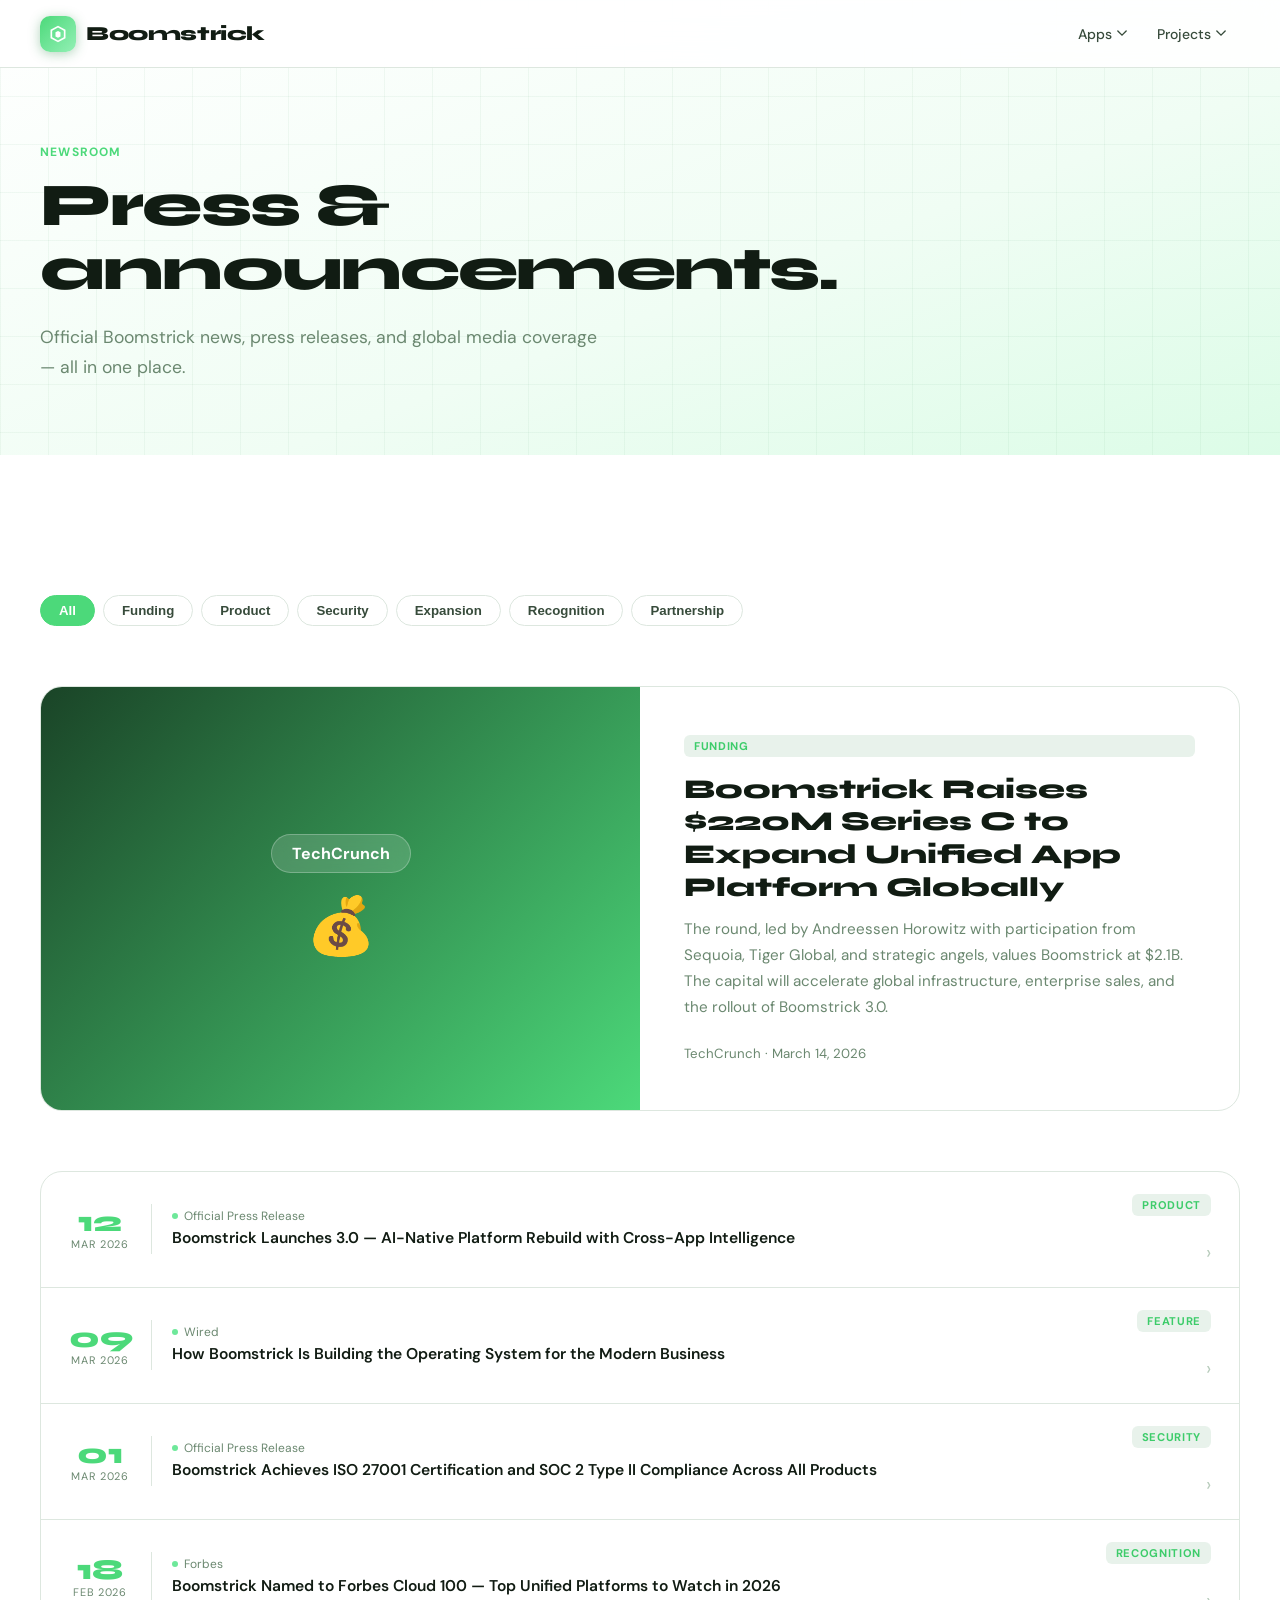
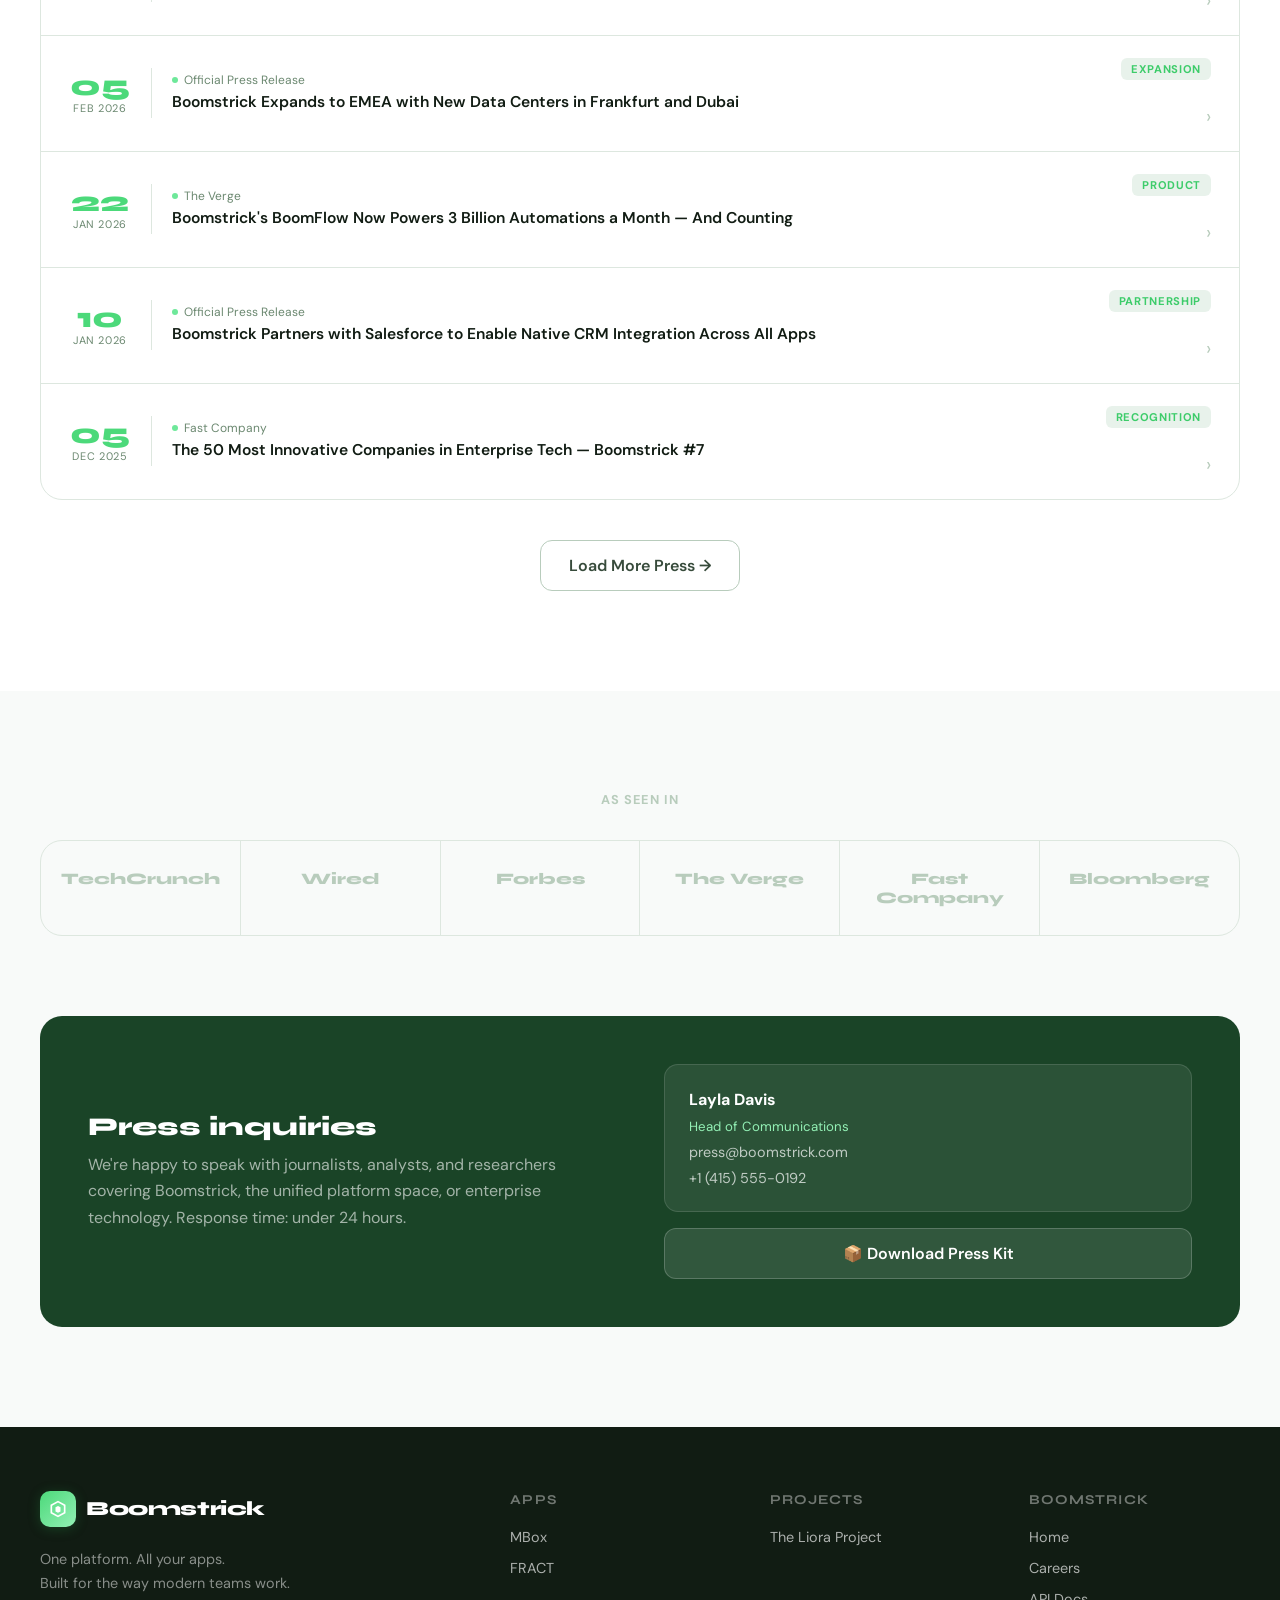
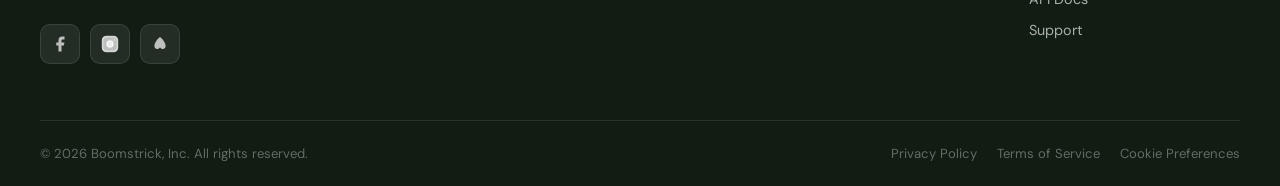
<file: newsroom.html>
<!DOCTYPE html>
<html lang="en">
<head>
<meta charset="UTF-8">
<meta name="viewport" content="width=device-width, initial-scale=1.0">
<title>Newsroom — Boomstrick</title>
<link rel="stylesheet" href="style.css">
<style>
/* Filter */
.filter-bar { display: flex; gap: 8px; flex-wrap: wrap; margin-top: 40px; }
.filter-btn {
  padding: 7px 18px; border-radius: 100px;
  font-size: .83rem; font-weight: 600;
  border: 1.5px solid var(--gray-200); background: white; color: var(--gray-700);
  cursor: pointer; transition: all .15s;
}
.filter-btn:hover, .filter-btn.active {
  background: var(--green-500); color: white; border-color: var(--green-500);
}

/* Featured press item */
.featured-press {
  display: grid; grid-template-columns: 1fr 1fr;
  gap: 0; border: 1px solid var(--gray-200);
  border-radius: var(--radius-lg); overflow: hidden;
  margin-top: 60px; text-decoration: none; color: inherit;
  transition: box-shadow .22s, transform .22s;
}
.featured-press:hover { box-shadow: var(--shadow-lg); transform: translateY(-3px); }
.fp-img {
  background: linear-gradient(135deg, var(--green-900), var(--green-500));
  display: flex; flex-direction: column; align-items: center; justify-content: center;
  gap: 16px; padding: 48px; min-height: 320px;
}
.fp-source {
  background: rgba(255,255,255,.15); backdrop-filter: blur(8px);
  border: 1px solid rgba(255,255,255,.25);
  color: white; font-weight: 700; font-size: 1rem;
  padding: 8px 20px; border-radius: 100px;
}
.fp-emoji { font-size: 3.5rem; }
.fp-body { padding: 48px 44px; display: flex; flex-direction: column; justify-content: center; }
.news-tag {
  display: inline-block;
  background: rgba(34,132,63,.1); color: var(--green-600);
  font-size: .7rem; font-weight: 700; letter-spacing: .06em;
  text-transform: uppercase; border-radius: 6px; padding: 4px 10px;
  margin-bottom: 16px;
}
.fp-body h2 { font-family: var(--font-display); font-size: 1.7rem; font-weight: 800; line-height: 1.2; margin-bottom: 14px; }
.fp-body p  { font-size: .95rem; color: var(--gray-500); line-height: 1.7; margin-bottom: 24px; }
.fp-meta    { font-size: .83rem; color: var(--gray-500); }

/* News list */
.news-list {
  margin-top: 60px;
  border: 1px solid var(--gray-200); border-radius: var(--radius-lg); overflow: hidden;
}
.news-item {
  display: flex; gap: 20px; align-items: center;
  padding: 22px 28px; border-bottom: 1px solid var(--gray-200);
  transition: background .15s; text-decoration: none; color: inherit;
}
.news-item:last-child { border-bottom: none; }
.news-item:hover { background: var(--gray-50); }

.ni-date { flex-shrink: 0; width: 62px; text-align: center; }
.ni-day { font-family: var(--font-display); font-size: 1.8rem; font-weight: 800; color: var(--green-500); line-height: 1; }
.ni-mon { font-size: .68rem; color: var(--gray-500); text-transform: uppercase; letter-spacing: .06em; }
.ni-divider { width: 1px; height: 50px; background: var(--gray-200); flex-shrink: 0; }
.ni-body { flex: 1; }
.ni-source { font-size: .75rem; color: var(--gray-500); margin-bottom: 4px; display: flex; align-items: center; gap: 6px; }
.ni-source::before { content: ''; width: 6px; height: 6px; border-radius: 50%; background: var(--green-400); flex-shrink: 0; }
.ni-title { font-weight: 600; font-size: .975rem; line-height: 1.4; }
.ni-right { display: flex; flex-direction: column; align-items: flex-end; gap: 8px; flex-shrink: 0; }
.ni-arrow { color: var(--gray-300); font-size: 1.2rem; }

/* Coverage logos */
.coverage-section { background: var(--gray-50); }
.coverage-label { text-align: center; font-size: .8rem; font-weight: 700; letter-spacing: .08em; text-transform: uppercase; color: var(--gray-300); margin-bottom: 32px; }
.coverage-logos {
  display: flex; gap: 0; flex-wrap: wrap;
  border: 1px solid var(--gray-200); border-radius: var(--radius-lg); overflow: hidden;
}
.coverage-logo {
  flex: 1; min-width: 140px;
  border-right: 1px solid var(--gray-200);
  padding: 28px 20px; text-align: center;
  font-family: var(--font-display); font-weight: 800; font-size: 1rem;
  color: var(--gray-300); transition: color .2s, background .2s;
  cursor: default;
}
.coverage-logo:last-child { border-right: none; }
.coverage-logo:hover { background: white; color: var(--gray-700); }

/* Media contact */
.media-contact {
  background: var(--green-900); border-radius: var(--radius-lg);
  padding: 48px; margin-top: 80px; color: white;
  display: grid; grid-template-columns: 1fr 1fr; gap: 48px; align-items: center;
}
.media-contact h3 { font-family: var(--font-display); font-size: 1.6rem; font-weight: 800; margin-bottom: 10px; }
.media-contact p  { color: rgba(255,255,255,.6); line-height: 1.65; }
.contact-card {
  background: rgba(255,255,255,.08); border: 1px solid rgba(255,255,255,.12);
  border-radius: var(--radius); padding: 24px;
  display: flex; flex-direction: column; gap: 8px;
}
.contact-card .name { font-weight: 700; font-size: 1rem; }
.contact-card .role { font-size: .83rem; color: var(--green-300); }
.contact-card a { color: rgba(255,255,255,.7); font-size: .9rem; text-decoration: none; transition: color .15s; }
.contact-card a:hover { color: var(--green-300); }

@media (max-width: 860px) {
  .featured-press { grid-template-columns: 1fr; }
  .fp-img { min-height: 180px; }
  .media-contact { grid-template-columns: 1fr; }
}
@media (max-width: 600px) {
  .coverage-logos { flex-direction: column; }
  .coverage-logo { border-right: none; border-bottom: 1px solid var(--gray-200); }
  .coverage-logo:last-child { border-bottom: none; }
}
</style>
</head>
<body>

<!-- ── PAGE HERO ── -->
<div class="page-hero">
  <div class="page-hero-inner fade-in">
    <div class="section-label">Newsroom</div>
    <h1 class="page-title">Press &<br>announcements.</h1>
    <p class="page-sub">Official Boomstrick news, press releases, and global media coverage — all in one place.</p>
  </div>
</div>

<!-- ── NEWS ── -->
<section class="section">

  <!-- Category Filter -->
  <div class="filter-bar fade-in">
    <button class="filter-btn active">All</button>
    <button class="filter-btn">Funding</button>
    <button class="filter-btn">Product</button>
    <button class="filter-btn">Security</button>
    <button class="filter-btn">Expansion</button>
    <button class="filter-btn">Recognition</button>
    <button class="filter-btn">Partnership</button>
  </div>

  <!-- Featured -->
  <a href="#" class="featured-press fade-in">
    <div class="fp-img">
      <span class="fp-source">TechCrunch</span>
      <span class="fp-emoji">💰</span>
    </div>
    <div class="fp-body">
      <span class="news-tag">Funding</span>
      <h2>Boomstrick Raises $220M Series C to Expand Unified App Platform Globally</h2>
      <p>The round, led by Andreessen Horowitz with participation from Sequoia, Tiger Global, and strategic angels, values Boomstrick at $2.1B. The capital will accelerate global infrastructure, enterprise sales, and the rollout of Boomstrick 3.0.</p>
      <div class="fp-meta">TechCrunch · March 14, 2026</div>
    </div>
  </a>

  <!-- News List -->
  <div class="news-list fade-in">

    <a href="#" class="news-item">
      <div class="ni-date"><div class="ni-day">12</div><div class="ni-mon">Mar 2026</div></div>
      <div class="ni-divider"></div>
      <div class="ni-body">
        <div class="ni-source">Official Press Release</div>
        <div class="ni-title">Boomstrick Launches 3.0 — AI-Native Platform Rebuild with Cross-App Intelligence</div>
      </div>
      <div class="ni-right"><span class="news-tag">Product</span><span class="ni-arrow">›</span></div>
    </a>

    <a href="#" class="news-item">
      <div class="ni-date"><div class="ni-day">09</div><div class="ni-mon">Mar 2026</div></div>
      <div class="ni-divider"></div>
      <div class="ni-body">
        <div class="ni-source">Wired</div>
        <div class="ni-title">How Boomstrick Is Building the Operating System for the Modern Business</div>
      </div>
      <div class="ni-right"><span class="news-tag">Feature</span><span class="ni-arrow">›</span></div>
    </a>

    <a href="#" class="news-item">
      <div class="ni-date"><div class="ni-day">01</div><div class="ni-mon">Mar 2026</div></div>
      <div class="ni-divider"></div>
      <div class="ni-body">
        <div class="ni-source">Official Press Release</div>
        <div class="ni-title">Boomstrick Achieves ISO 27001 Certification and SOC 2 Type II Compliance Across All Products</div>
      </div>
      <div class="ni-right"><span class="news-tag">Security</span><span class="ni-arrow">›</span></div>
    </a>

    <a href="#" class="news-item">
      <div class="ni-date"><div class="ni-day">18</div><div class="ni-mon">Feb 2026</div></div>
      <div class="ni-divider"></div>
      <div class="ni-body">
        <div class="ni-source">Forbes</div>
        <div class="ni-title">Boomstrick Named to Forbes Cloud 100 — Top Unified Platforms to Watch in 2026</div>
      </div>
      <div class="ni-right"><span class="news-tag">Recognition</span><span class="ni-arrow">›</span></div>
    </a>

    <a href="#" class="news-item">
      <div class="ni-date"><div class="ni-day">05</div><div class="ni-mon">Feb 2026</div></div>
      <div class="ni-divider"></div>
      <div class="ni-body">
        <div class="ni-source">Official Press Release</div>
        <div class="ni-title">Boomstrick Expands to EMEA with New Data Centers in Frankfurt and Dubai</div>
      </div>
      <div class="ni-right"><span class="news-tag">Expansion</span><span class="ni-arrow">›</span></div>
    </a>

    <a href="#" class="news-item">
      <div class="ni-date"><div class="ni-day">22</div><div class="ni-mon">Jan 2026</div></div>
      <div class="ni-divider"></div>
      <div class="ni-body">
        <div class="ni-source">The Verge</div>
        <div class="ni-title">Boomstrick's BoomFlow Now Powers 3 Billion Automations a Month — And Counting</div>
      </div>
      <div class="ni-right"><span class="news-tag">Product</span><span class="ni-arrow">›</span></div>
    </a>

    <a href="#" class="news-item">
      <div class="ni-date"><div class="ni-day">10</div><div class="ni-mon">Jan 2026</div></div>
      <div class="ni-divider"></div>
      <div class="ni-body">
        <div class="ni-source">Official Press Release</div>
        <div class="ni-title">Boomstrick Partners with Salesforce to Enable Native CRM Integration Across All Apps</div>
      </div>
      <div class="ni-right"><span class="news-tag">Partnership</span><span class="ni-arrow">›</span></div>
    </a>

    <a href="#" class="news-item">
      <div class="ni-date"><div class="ni-day">05</div><div class="ni-mon">Dec 2025</div></div>
      <div class="ni-divider"></div>
      <div class="ni-body">
        <div class="ni-source">Fast Company</div>
        <div class="ni-title">The 50 Most Innovative Companies in Enterprise Tech — Boomstrick #7</div>
      </div>
      <div class="ni-right"><span class="news-tag">Recognition</span><span class="ni-arrow">›</span></div>
    </a>

  </div>

  <div style="text-align:center;margin-top:40px">
    <a href="#" class="btn btn-outline btn-lg fade-in">Load More Press →</a>
  </div>

</section>

<!-- ── AS SEEN IN ── -->
<section class="section coverage-section">
  <div class="fade-in">
    <div class="coverage-label">As seen in</div>
    <div class="coverage-logos">
      <div class="coverage-logo">TechCrunch</div>
      <div class="coverage-logo">Wired</div>
      <div class="coverage-logo">Forbes</div>
      <div class="coverage-logo">The Verge</div>
      <div class="coverage-logo">Fast Company</div>
      <div class="coverage-logo">Bloomberg</div>
    </div>
  </div>

  <!-- Media Contact -->
  <div class="media-contact fade-in">
    <div>
      <h3>Press inquiries</h3>
      <p>We're happy to speak with journalists, analysts, and researchers covering Boomstrick, the unified platform space, or enterprise technology. Response time: under 24 hours.</p>
    </div>
    <div style="display:flex;flex-direction:column;gap:16px">
      <div class="contact-card">
        <div class="name">Layla Davis</div>
        <div class="role">Head of Communications</div>
        <a href="mailto:press@boomstrick.com">press@boomstrick.com</a>
        <a href="tel:+14155550192">+1 (415) 555-0192</a>
      </div>
      <a href="#" class="btn btn-white btn-lg" style="justify-content:center;background:rgba(255,255,255,.1);color:white;border:1.5px solid rgba(255,255,255,.2)">📦 Download Press Kit</a>
    </div>
  </div>
</section>

<script src="shared.js"></script>
<script>
  document.querySelectorAll('.filter-btn').forEach(btn => {
    btn.addEventListener('click', () => {
      document.querySelectorAll('.filter-btn').forEach(b => b.classList.remove('active'));
      btn.classList.add('active');
    });
  });
</script>
</body>
</html>
</file>
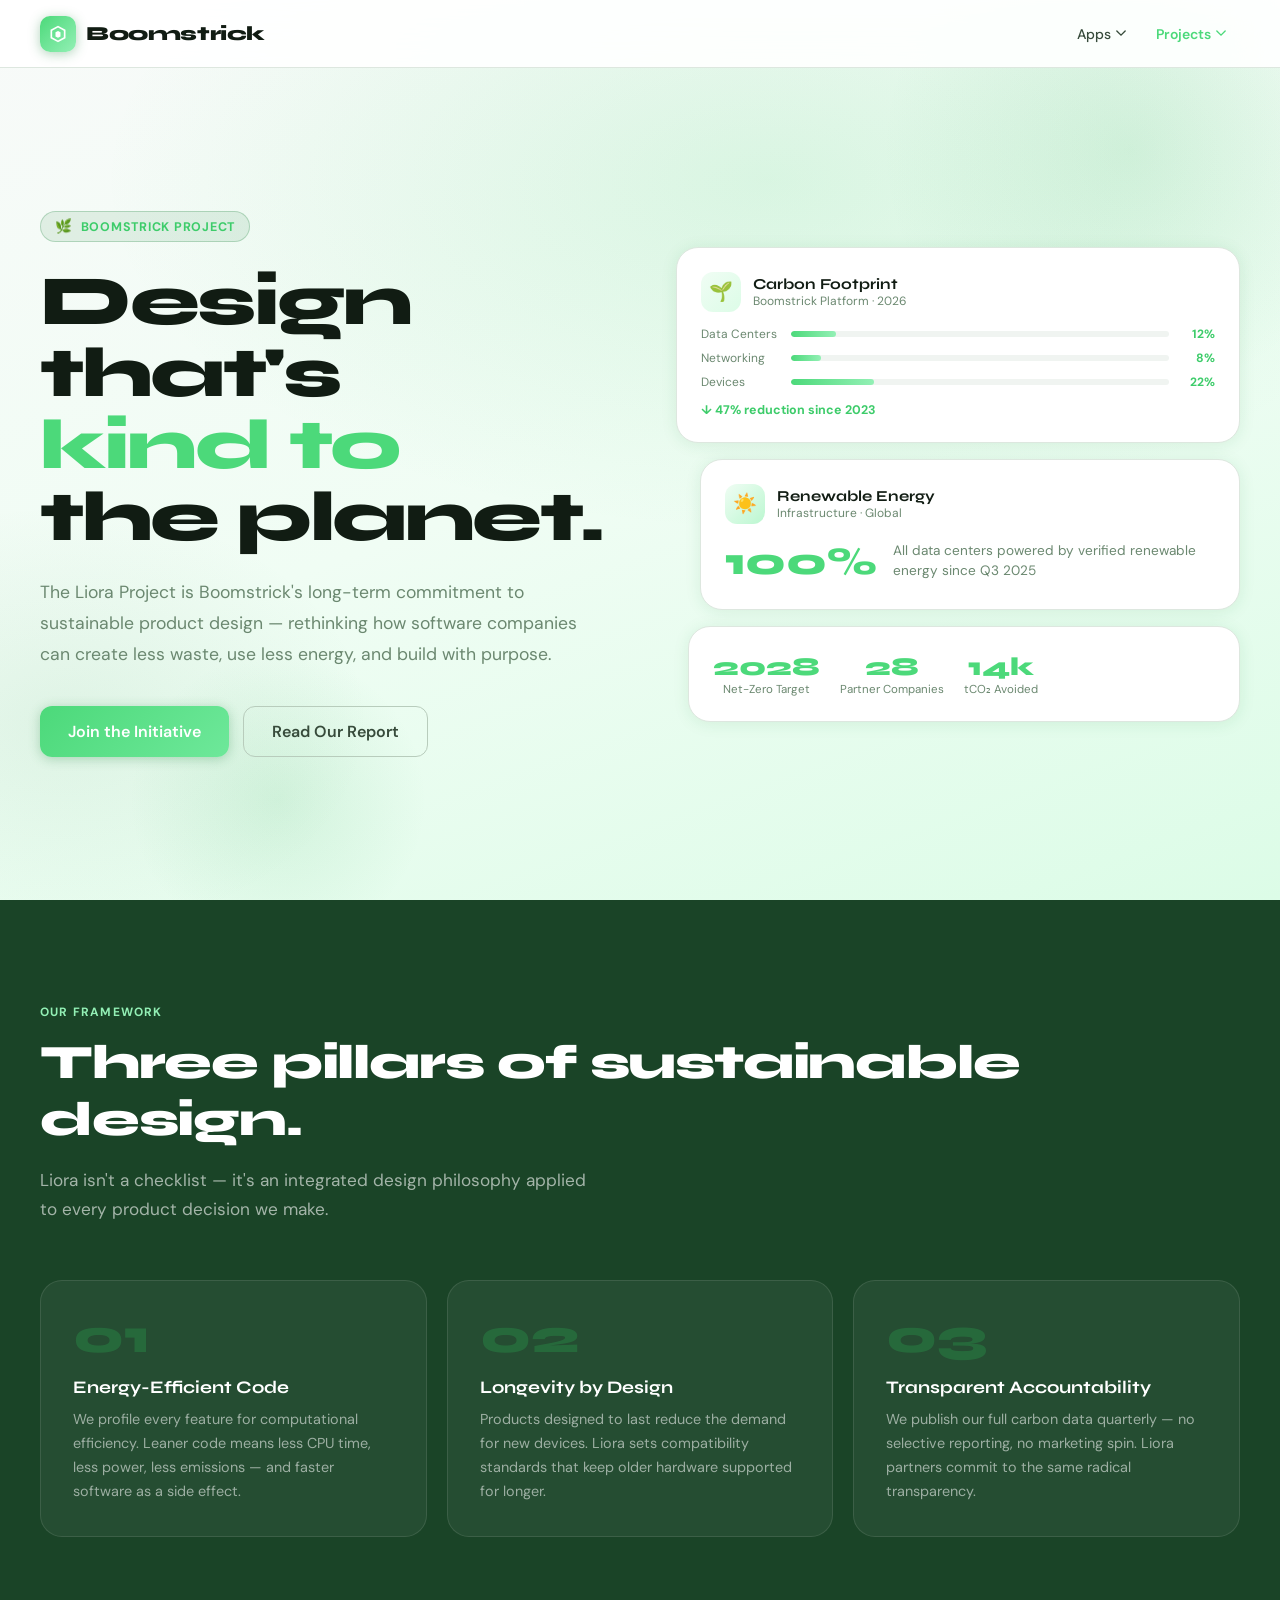
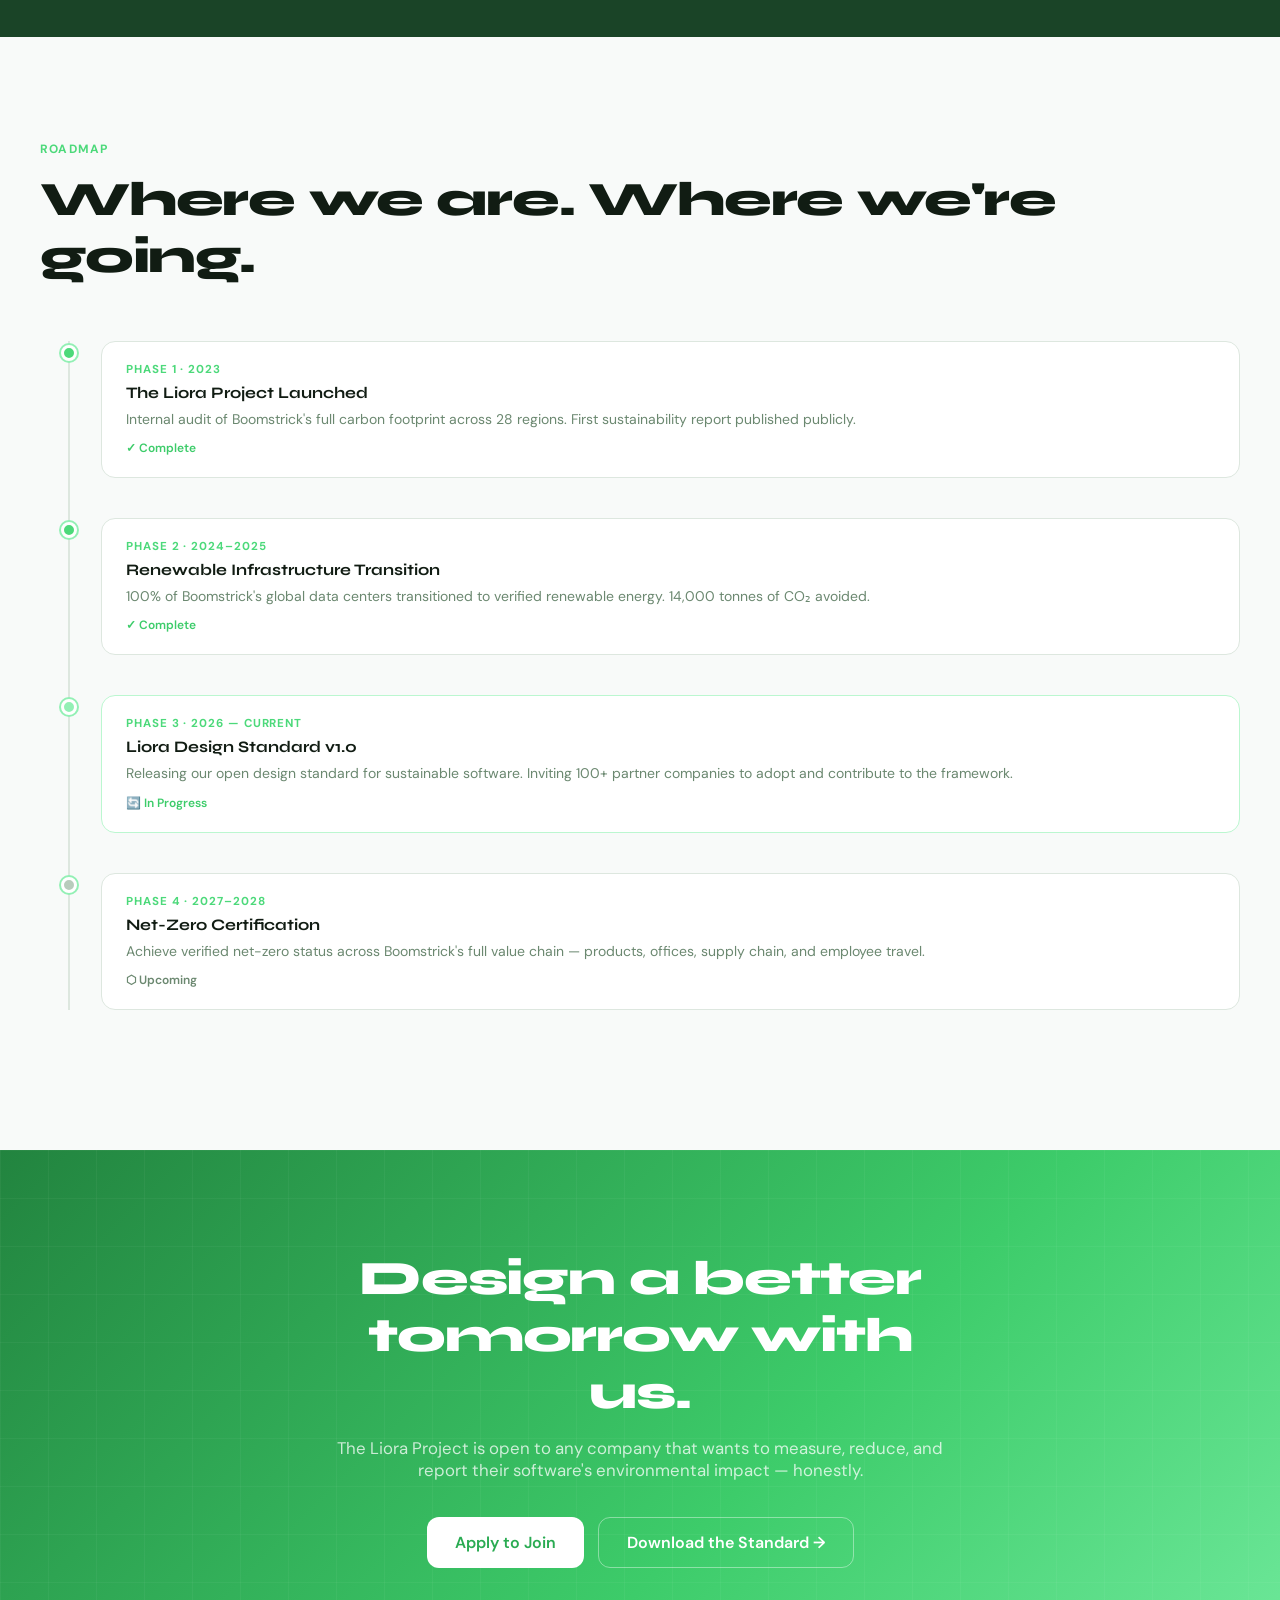
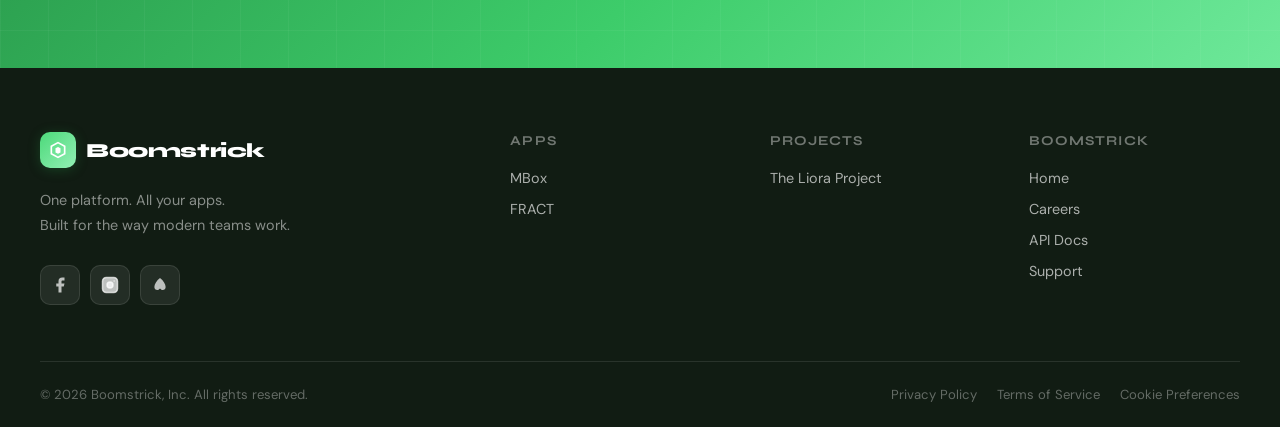
<file: thelioraproject.html>
<!DOCTYPE html>
<html lang="en">
<head>
<meta charset="UTF-8">
<meta name="viewport" content="width=device-width, initial-scale=1.0">
<title>The Liora Project — Boomstrick</title>
<link rel="stylesheet" href="style.css">
<style>
/* ── HERO ── */
.liora-hero {
  min-height: 100vh; padding-top: var(--nav-h);
  display: flex; align-items: center;
  background: linear-gradient(160deg, #f8faf9 0%, #f0fdf4 50%, #dcfce7 100%);
  position: relative; overflow: hidden;
}
.liora-hero::before {
  content: ''; position: absolute; inset: 0;
  background:
    radial-gradient(ellipse 80% 60% at 60% 20%, rgba(61,204,106,.14) 0%, transparent 65%),
    radial-gradient(ellipse 40% 40% at 5% 80%, rgba(34,132,63,.08) 0%, transparent 60%);
  pointer-events: none;
}
/* Organic shapes */
.liora-blob {
  position: absolute; border-radius: 50%;
  background: radial-gradient(circle, rgba(42,171,82,.12) 0%, transparent 70%);
  pointer-events: none;
}
.hero-content {
  position: relative; z-index: 1;
  width: 100%; padding: 80px var(--px);
  display: grid; grid-template-columns: 1fr 1fr;
  gap: 72px; align-items: center;
}
.liora-badge {
  display: inline-flex; align-items: center; gap: 8px;
  background: rgba(34,132,63,.1); border: 1px solid rgba(34,132,63,.25);
  border-radius: 100px; padding: 6px 14px;
  font-size: .78rem; font-weight: 700; color: var(--green-600);
  letter-spacing: .06em; text-transform: uppercase; margin-bottom: 24px;
}
.liora-badge::before {
  content: '🌿'; font-size: .85rem;
}
.liora-title {
  font-family: var(--font-display);
  font-size: clamp(2.6rem, 5.5vw, 4.6rem);
  font-weight: 800; letter-spacing: -.035em; line-height: 1.02;
  color: var(--gray-900); margin-bottom: 24px;
}
.liora-title .accent { color: var(--green-500); }
.liora-sub {
  font-size: 1.1rem; line-height: 1.75;
  color: var(--gray-500); margin-bottom: 36px;
}
.hero-actions { display: flex; gap: 14px; flex-wrap: wrap; }

/* Visual */
.liora-visual {
  position: relative; display: flex; flex-direction: column; gap: 16px;
}
.liora-card {
  background: white; border: 1px solid var(--gray-200);
  border-radius: var(--radius-lg); padding: 24px;
  box-shadow: var(--shadow); transition: all .22s;
}
.liora-card:hover { transform: translateY(-3px); box-shadow: var(--shadow-lg); }
.liora-card:nth-child(1) { animation: float1 7s ease-in-out infinite; }
.liora-card:nth-child(2) { animation: float2 8s ease-in-out infinite .5s; margin-left: 24px; }
.liora-card:nth-child(3) { animation: float3 6s ease-in-out infinite 1s; margin-left: 12px; }
.lc-header { display: flex; align-items: center; gap: 12px; margin-bottom: 14px; }
.lc-icon { width: 40px; height: 40px; border-radius: 12px; display: flex; align-items: center; justify-content: center; font-size: 1.2rem; }
.lc-title { font-family: var(--font-display); font-weight: 700; font-size: .95rem; }
.lc-sub   { font-size: .75rem; color: var(--gray-500); }
.lc-bar-row { display: flex; align-items: center; gap: 10px; margin-bottom: 8px; }
.lc-bar-label { font-size: .75rem; color: var(--gray-500); width: 80px; flex-shrink: 0; }
.lc-bar-track { flex: 1; height: 6px; background: var(--gray-100); border-radius: 100px; overflow: hidden; }
.lc-bar-fill  { height: 100%; border-radius: 100px; background: linear-gradient(90deg, var(--green-500), var(--green-300)); }
.lc-num { font-size: .75rem; font-weight: 700; color: var(--green-600); width: 36px; text-align: right; }

/* Pillars */
.pillars { background: var(--green-900); color: white; }
.pillars .section-label { color: var(--green-300); }
.pillars .section-title { color: white; }
.pillars-grid {
  display: grid; grid-template-columns: repeat(3,1fr); gap: 20px; margin-top: 56px;
}
.pillar-card {
  background: rgba(255,255,255,.05); border: 1px solid rgba(255,255,255,.1);
  border-radius: var(--radius-lg); padding: 32px; transition: background .2s;
}
.pillar-card:hover { background: rgba(255,255,255,.09); }
.pillar-num {
  font-family: var(--font-display); font-size: 3rem; font-weight: 800;
  color: rgba(42,171,82,.3); line-height: 1; margin-bottom: 16px;
}
.pillar-card h3 { font-family: var(--font-display); font-weight: 700; font-size: 1.1rem; margin-bottom: 10px; }
.pillar-card p  { color: rgba(255,255,255,.55); font-size: .9rem; line-height: 1.65; }

/* Timeline */
.liora-timeline { background: var(--gray-50); }
.tl-track { margin-top: 56px; position: relative; }
.tl-track::before {
  content: ''; position: absolute; left: 28px; top: 0; bottom: 0;
  width: 2px; background: var(--gray-200);
}
.tl-item { display: flex; gap: 24px; margin-bottom: 40px; position: relative; }
.tl-dot {
  width: 16px; height: 16px; border-radius: 50; flex-shrink: 0; margin-top: 4px;
  background: var(--green-500); border: 3px solid white;
  box-shadow: 0 0 0 2px var(--green-300);
  position: relative; z-index: 1; border-radius: 50%;
  margin-left: 21px;
}
.tl-content { flex: 1; background: white; border: 1px solid var(--gray-200); border-radius: var(--radius); padding: 20px 24px; }
.tl-phase { font-size: .72rem; font-weight: 700; letter-spacing: .08em; text-transform: uppercase; color: var(--green-500); margin-bottom: 6px; }
.tl-content h4 { font-family: var(--font-display); font-weight: 700; font-size: 1rem; margin-bottom: 6px; }
.tl-content p  { font-size: .875rem; color: var(--gray-500); line-height: 1.6; }
.tl-status {
  display: inline-flex; align-items: center; gap: 6px;
  margin-top: 10px; font-size: .75rem; font-weight: 600;
  color: var(--green-600);
}
.tl-status.upcoming { color: var(--gray-500); }

/* Join CTA */
.liora-join {
  background: linear-gradient(135deg, var(--green-800) 0%, var(--green-600) 60%, var(--green-400) 100%);
  padding: 100px var(--px); text-align: center; color: white;
  position: relative; overflow: hidden;
}
.liora-join::before {
  content: ''; position: absolute; inset: 0;
  background-image:
    linear-gradient(rgba(255,255,255,.04) 1px, transparent 1px),
    linear-gradient(90deg, rgba(255,255,255,.04) 1px, transparent 1px);
  background-size: 48px 48px;
}
.liora-join h2 { font-family: var(--font-display); font-size: clamp(2rem,4vw,3rem); font-weight: 800; letter-spacing: -.025em; margin-bottom: 16px; position: relative; }
.liora-join p  { color: rgba(255,255,255,.75); font-size: 1.05rem; margin-bottom: 36px; position: relative; }
.join-actions { display: flex; gap: 14px; justify-content: center; flex-wrap: wrap; position: relative; }

@media (max-width: 960px) {
  .hero-content   { grid-template-columns: 1fr; }
  .liora-visual   { display: none; }
  .pillars-grid   { grid-template-columns: 1fr; }
}
@media (max-width: 600px) {
  .pillars-grid { grid-template-columns: 1fr; }
}
</style>
</head>
<body>

<!-- ── HERO ── -->
<section class="liora-hero">
  <div class="liora-blob" style="width:500px;height:500px;top:-100px;right:-100px"></div>
  <div class="liora-blob" style="width:300px;height:300px;bottom:-50px;left:10%"></div>

  <div class="hero-content">
    <div>
      <div class="liora-badge">Boomstrick Project</div>
      <h1 class="liora-title">
        Design that's<br>
        <span class="accent">kind to</span><br>
        the planet.
      </h1>
      <p class="liora-sub">The Liora Project is Boomstrick's long-term commitment to sustainable product design — rethinking how software companies can create less waste, use less energy, and build with purpose.</p>
      <div class="hero-actions">
        <a href="#" class="btn btn-primary btn-lg">Join the Initiative</a>
        <a href="#" class="btn btn-outline btn-lg">Read Our Report</a>
      </div>
    </div>

    <div class="liora-visual">
      <div class="liora-card">
        <div class="lc-header">
          <div class="lc-icon" style="background:linear-gradient(135deg,#f0fdf4,#dcfce7)">🌱</div>
          <div>
            <div class="lc-title">Carbon Footprint</div>
            <div class="lc-sub">Boomstrick Platform · 2026</div>
          </div>
        </div>
        <div class="lc-bar-row"><span class="lc-bar-label">Data Centers</span><div class="lc-bar-track"><div class="lc-bar-fill" style="width:12%"></div></div><span class="lc-num">12%</span></div>
        <div class="lc-bar-row"><span class="lc-bar-label">Networking</span><div class="lc-bar-track"><div class="lc-bar-fill" style="width:8%"></div></div><span class="lc-num">8%</span></div>
        <div class="lc-bar-row"><span class="lc-bar-label">Devices</span><div class="lc-bar-track"><div class="lc-bar-fill" style="width:22%"></div></div><span class="lc-num">22%</span></div>
        <div style="margin-top:12px;font-size:.78rem;color:var(--green-600);font-weight:700">↓ 47% reduction since 2023</div>
      </div>

      <div class="liora-card">
        <div class="lc-header">
          <div class="lc-icon" style="background:linear-gradient(135deg,#f0fdf4,#bbf7d0)">☀️</div>
          <div>
            <div class="lc-title">Renewable Energy</div>
            <div class="lc-sub">Infrastructure · Global</div>
          </div>
        </div>
        <div style="display:flex;align-items:center;gap:16px">
          <div style="font-family:var(--font-display);font-size:2.4rem;font-weight:800;color:var(--green-500)">100%</div>
          <div style="font-size:.85rem;color:var(--gray-500);line-height:1.5">All data centers powered by verified renewable energy since Q3 2025</div>
        </div>
      </div>

      <div class="liora-card">
        <div style="display:flex;gap:20px">
          <div style="text-align:center">
            <div style="font-family:var(--font-display);font-size:1.6rem;font-weight:800;color:var(--green-500)">2028</div>
            <div style="font-size:.72rem;color:var(--gray-500)">Net-Zero Target</div>
          </div>
          <div style="text-align:center">
            <div style="font-family:var(--font-display);font-size:1.6rem;font-weight:800;color:var(--green-500)">28</div>
            <div style="font-size:.72rem;color:var(--gray-500)">Partner Companies</div>
          </div>
          <div style="text-align:center">
            <div style="font-family:var(--font-display);font-size:1.6rem;font-weight:800;color:var(--green-500)">14k</div>
            <div style="font-size:.72rem;color:var(--gray-500)">tCO₂ Avoided</div>
          </div>
        </div>
      </div>
    </div>
  </div>
</section>

<!-- ── PILLARS ── -->
<section class="section pillars">
  <div class="fade-in">
    <div class="section-label">Our Framework</div>
    <h2 class="section-title">Three pillars of sustainable design.</h2>
    <p class="section-sub" style="color:rgba(255,255,255,.6)">Liora isn't a checklist — it's an integrated design philosophy applied to every product decision we make.</p>
  </div>
  <div class="pillars-grid">
    <div class="pillar-card fade-in">
      <div class="pillar-num">01</div>
      <h3>Energy-Efficient Code</h3>
      <p>We profile every feature for computational efficiency. Leaner code means less CPU time, less power, less emissions — and faster software as a side effect.</p>
    </div>
    <div class="pillar-card fade-in">
      <div class="pillar-num">02</div>
      <h3>Longevity by Design</h3>
      <p>Products designed to last reduce the demand for new devices. Liora sets compatibility standards that keep older hardware supported for longer.</p>
    </div>
    <div class="pillar-card fade-in">
      <div class="pillar-num">03</div>
      <h3>Transparent Accountability</h3>
      <p>We publish our full carbon data quarterly — no selective reporting, no marketing spin. Liora partners commit to the same radical transparency.</p>
    </div>
  </div>
</section>

<!-- ── TIMELINE ── -->
<section class="section liora-timeline">
  <div class="fade-in">
    <div class="section-label">Roadmap</div>
    <h2 class="section-title">Where we are. Where we're going.</h2>
  </div>
  <div class="tl-track">
    <div class="tl-item fade-in">
      <div class="tl-dot"></div>
      <div class="tl-content">
        <div class="tl-phase">Phase 1 · 2023</div>
        <h4>The Liora Project Launched</h4>
        <p>Internal audit of Boomstrick's full carbon footprint across 28 regions. First sustainability report published publicly.</p>
        <div class="tl-status">✓ Complete</div>
      </div>
    </div>
    <div class="tl-item fade-in">
      <div class="tl-dot"></div>
      <div class="tl-content">
        <div class="tl-phase">Phase 2 · 2024–2025</div>
        <h4>Renewable Infrastructure Transition</h4>
        <p>100% of Boomstrick's global data centers transitioned to verified renewable energy. 14,000 tonnes of CO₂ avoided.</p>
        <div class="tl-status">✓ Complete</div>
      </div>
    </div>
    <div class="tl-item fade-in">
      <div class="tl-dot" style="background:var(--green-300)"></div>
      <div class="tl-content" style="border-color:var(--green-200)">
        <div class="tl-phase">Phase 3 · 2026 — Current</div>
        <h4>Liora Design Standard v1.0</h4>
        <p>Releasing our open design standard for sustainable software. Inviting 100+ partner companies to adopt and contribute to the framework.</p>
        <div class="tl-status">🔄 In Progress</div>
      </div>
    </div>
    <div class="tl-item fade-in">
      <div class="tl-dot" style="background:var(--gray-300)"></div>
      <div class="tl-content">
        <div class="tl-phase">Phase 4 · 2027–2028</div>
        <h4>Net-Zero Certification</h4>
        <p>Achieve verified net-zero status across Boomstrick's full value chain — products, offices, supply chain, and employee travel.</p>
        <div class="tl-status upcoming">⬡ Upcoming</div>
      </div>
    </div>
  </div>
</section>

<!-- ── JOIN ── -->
<section class="liora-join">
  <div class="fade-in" style="max-width:640px;margin:0 auto">
    <h2>Design a better tomorrow with us.</h2>
    <p>The Liora Project is open to any company that wants to measure, reduce, and report their software's environmental impact — honestly.</p>
    <div class="join-actions">
      <a href="#" class="btn btn-white btn-lg">Apply to Join</a>
      <a href="#" class="btn btn-lg" style="border:1.5px solid rgba(255,255,255,.4);color:white;background:transparent">Download the Standard →</a>
    </div>
  </div>
</section>

<script src="shared.js"></script>
</body>
</html>
</file>
<file: style.css>
/* ── BOOMSTRICK GLOBAL STYLESHEET ─────────────────────── */
@import url('https://fonts.googleapis.com/css2?family=DM+Sans:ital,opsz,wght@0,9..40,300;0,9..40,400;0,9..40,500;0,9..40,600;0,9..40,700;1,9..40,300&family=Syne:wght@400;500;600;700;800&display=swap');

:root {
  /* Shifted up ~3 stops — everything lighter & fresher */
  --green-900: #1a4427;   /* was #0a1f10 */
  --green-800: #22843f;   /* was #0f2d18 */
  --green-700: #2aab52;   /* was #1a4427 */
  --green-600: #3dcc6a;   /* was #1f6335 */
  --green-500: #4cd97a;   /* was #22843f — primary brand */
  --green-400: #6ee89a;   /* was #2aab52 */
  --green-300: #93f0b5;   /* was #3dcc6a */
  --green-200: #bbf7d0;   /* was #7de89f */
  --green-100: #dcfce7;   /* was #c5f7d5 */
  --green-50:  #f0fdf4;   /* was #edfff3 */
  --white: #ffffff;
  --gray-50:  #f8faf9;
  --gray-100: #f0f4f1;
  --gray-200: #dde7df;
  --gray-300: #b8ccbc;
  --gray-500: #6b8870;
  --gray-700: #374b3b;
  --gray-900: #111c13;
  --font-display: 'Syne', sans-serif;
  --font-body:    'DM Sans', sans-serif;
  --nav-h: 68px;
  --radius:    14px;
  --radius-lg: 22px;
  --shadow:    0 2px 16px rgba(34,132,63,.10);
  --shadow-lg: 0 8px 48px rgba(34,132,63,.16);
  --max-w: 1200px;
  --px: max(24px, calc((100vw - var(--max-w)) / 2));
}

*, *::before, *::after { box-sizing: border-box; margin: 0; padding: 0; }
html { scroll-behavior: smooth; font-size: 16px; }
body {
  font-family: var(--font-body);
  color: var(--gray-900);
  background: var(--white);
  -webkit-font-smoothing: antialiased;
}

/* ── NAV ─────────────────────────────────────────────────── */
nav {
  position: fixed; top: 0; left: 0; right: 0; z-index: 100;
  height: var(--nav-h);
  background: rgba(255,255,255,0.92);
  backdrop-filter: blur(20px) saturate(180%);
  border-bottom: 1px solid var(--gray-200);
  padding: 0 var(--px);
  display: flex; align-items: center;
}
.nav-inner {
  display: flex; align-items: center; justify-content: space-between;
  width: 100%;
}

/* Logo */
.logo {
  display: flex; align-items: center; gap: 10px;
  text-decoration: none; color: var(--gray-900);
}
.logo-mark {
  width: 36px; height: 36px;
  background: linear-gradient(135deg, var(--green-500) 0%, var(--green-300) 100%);
  border-radius: 10px;
  display: flex; align-items: center; justify-content: center;
  box-shadow: 0 2px 12px rgba(34,132,63,.35);
}
.logo-mark svg { width: 20px; height: 20px; fill: white; }
.logo-name {
  font-family: var(--font-display);
  font-size: 1.25rem; font-weight: 800; letter-spacing: -.02em;
}

/* Nav links list */
.nav-links { display: flex; align-items: center; gap: 2px; list-style: none; }

/* Dropdown parent item */
.nav-has-dropdown { position: relative; }

.nav-parent {
  display: flex; align-items: center; gap: 5px;
  padding: 8px 14px;
  font-size: .875rem; font-weight: 500;
  color: var(--gray-700); text-decoration: none;
  border-radius: 8px;
  transition: background .15s, color .15s;
  cursor: pointer; user-select: none;
}
.nav-parent:hover,
.nav-has-dropdown:hover .nav-parent { background: var(--gray-100); color: var(--green-600); }
.nav-parent.active { color: var(--green-500); font-weight: 600; }

/* Chevron */
.nav-chevron {
  width: 10px; height: 7px; flex-shrink: 0;
  transition: transform .2s;
}
.nav-has-dropdown:hover .nav-chevron { transform: rotate(180deg); }

/* Dropdown panel */
.nav-dropdown {
  position: absolute; top: calc(100% + 8px); left: 0;
  min-width: 240px;
  background: white;
  border: 1px solid var(--gray-200);
  border-radius: var(--radius);
  box-shadow: 0 8px 32px rgba(10,31,16,.14), 0 2px 8px rgba(10,31,16,.06);
  padding: 8px;
  opacity: 0; visibility: hidden; pointer-events: none;
  transform: translateY(-6px);
  transition: opacity .18s ease, transform .18s ease, visibility .18s;
}
.nav-has-dropdown:hover .nav-dropdown {
  opacity: 1; visibility: visible; pointer-events: auto;
  transform: translateY(0);
}

/* Dropdown items */
.dd-item {
  display: flex; align-items: center; gap: 12px;
  padding: 11px 12px;
  border-radius: 10px;
  text-decoration: none; color: inherit;
  transition: background .13s;
}
.dd-item:hover { background: var(--gray-50); }

.dd-icon {
  width: 38px; height: 38px; border-radius: 10px; flex-shrink: 0;
  display: flex; align-items: center; justify-content: center;
  font-size: 1.1rem;
}
.dd-text { display: flex; flex-direction: column; gap: 2px; }
.dd-name { font-weight: 700; font-size: .9rem; color: var(--gray-900); }
.dd-desc { font-size: .76rem; color: var(--gray-500); }

/* ── BUTTONS ──────────────────────────────────────────────── */
.btn {
  display: inline-flex; align-items: center; gap: 8px;
  font-family: var(--font-body);
  font-size: .875rem; font-weight: 600;
  border: none; cursor: pointer;
  border-radius: 10px; padding: 9px 20px;
  transition: all .18s; text-decoration: none;
}
.btn-ghost { background: transparent; color: var(--gray-700); }
.btn-ghost:hover { background: var(--gray-100); color: var(--green-600); }
.btn-primary {
  background: linear-gradient(135deg, var(--green-500) 0%, var(--green-400) 100%);
  color: white; box-shadow: 0 2px 12px rgba(34,132,63,.30);
}
.btn-primary:hover { transform: translateY(-1px); box-shadow: 0 4px 20px rgba(34,132,63,.40); }
.btn-outline { background: transparent; border: 1.5px solid var(--gray-300); color: var(--gray-700); }
.btn-outline:hover { border-color: var(--green-400); color: var(--green-600); }
.btn-lg { padding: 14px 28px; font-size: 1rem; border-radius: 12px; }
.btn-white { background: white; color: var(--green-700); }
.btn-white:hover { background: var(--green-50); }

/* ── HAMBURGER ────────────────────────────────────────────── */
.hamburger {
  display: none; background: none; border: none;
  cursor: pointer; flex-direction: column; gap: 5px; padding: 4px;
}
.hamburger span {
  display: block; width: 22px; height: 2px;
  background: var(--gray-700); border-radius: 2px; transition: all .2s;
}

/* ── MOBILE MENU ──────────────────────────────────────────── */
.mobile-menu {
  display: none; position: fixed; inset: 0; z-index: 99;
  background: white; padding-top: var(--nav-h);
  flex-direction: column; overflow-y: auto;
}
.mobile-menu.open { display: flex; }
.mob-section { padding: 8px 0; border-bottom: 1px solid var(--gray-100); }
.mob-section:last-child { border-bottom: none; }
.mob-section-label {
  padding: 10px 24px 4px;
  font-size: .72rem; font-weight: 700; letter-spacing: .09em;
  text-transform: uppercase; color: var(--gray-300);
}
.mobile-menu a {
  display: block; padding: 14px 24px;
  font-size: 1.05rem; font-weight: 500;
  color: var(--gray-900); text-decoration: none; transition: color .15s;
}
.mobile-menu a:hover { color: var(--green-500); }

/* ── PAGE HERO ────────────────────────────────────────────── */
.page-hero {
  padding-top: calc(var(--nav-h) + 72px);
  padding-bottom: 72px;
  padding-left: var(--px); padding-right: var(--px);
  background: linear-gradient(160deg, var(--white) 0%, var(--green-50) 60%, var(--green-100) 100%);
  position: relative; overflow: hidden;
}
.page-hero::before {
  content: ''; position: absolute; inset: 0;
  background-image:
    linear-gradient(rgba(34,132,63,.05) 1px, transparent 1px),
    linear-gradient(90deg, rgba(34,132,63,.05) 1px, transparent 1px);
  background-size: 48px 48px; pointer-events: none;
}
.page-hero-inner { position: relative; z-index: 1; max-width: 700px; }
.section-label {
  display: inline-block; font-size: .75rem; font-weight: 700;
  letter-spacing: .1em; text-transform: uppercase;
  color: var(--green-500); margin-bottom: 14px;
}
.page-title {
  font-family: var(--font-display);
  font-size: clamp(2.4rem, 5vw, 3.8rem);
  font-weight: 800; letter-spacing: -.03em;
  color: var(--gray-900); line-height: 1.06; margin-bottom: 20px;
}
.page-sub {
  font-size: 1.1rem; line-height: 1.7;
  color: var(--gray-500); max-width: 560px;
}

/* ── SECTION BASE ─────────────────────────────────────────── */
.section { padding: 100px var(--px); }
.section-title {
  font-family: var(--font-display);
  font-size: clamp(2rem, 4vw, 3rem);
  font-weight: 800; letter-spacing: -.025em;
  color: var(--gray-900); margin-bottom: 18px;
}
.section-sub { font-size: 1.075rem; line-height: 1.7; color: var(--gray-500); max-width: 560px; }

/* ── FOOTER ───────────────────────────────────────────────── */
footer { background: var(--gray-900); color: white; padding: 64px var(--px) 0; }
.footer-top {
  display: grid; grid-template-columns: 2fr 1fr 1fr 1fr;
  gap: 48px; padding-bottom: 56px;
  border-bottom: 1px solid rgba(255,255,255,.1);
}
.footer-brand .logo { margin-bottom: 20px; }
.footer-brand .logo-name { color: white; }
.footer-tagline { font-size: .9rem; color: rgba(255,255,255,.5); line-height: 1.7; margin-bottom: 28px; }
.social-links { display: flex; gap: 10px; }
.social-btn {
  width: 40px; height: 40px; border-radius: 10px;
  background: rgba(255,255,255,.08); border: 1px solid rgba(255,255,255,.1);
  display: flex; align-items: center; justify-content: center;
  color: rgba(255,255,255,.7); text-decoration: none; transition: all .18s;
}
.social-btn:hover {
  background: rgba(42,171,82,.2); border-color: rgba(42,171,82,.4);
  color: var(--green-300); transform: translateY(-2px);
}
.social-btn svg { width: 18px; height: 18px; fill: currentColor; }
.footer-col h4 {
  font-family: var(--font-display); font-size: .85rem; font-weight: 700;
  text-transform: uppercase; letter-spacing: .08em;
  color: rgba(255,255,255,.4); margin-bottom: 18px;
}
.footer-col ul { list-style: none; display: flex; flex-direction: column; gap: 10px; }
.footer-col a { font-size: .9rem; color: rgba(255,255,255,.65); text-decoration: none; transition: color .15s; }
.footer-col a:hover { color: var(--green-300); }
.footer-bottom {
  padding: 24px 0; display: flex; justify-content: space-between; align-items: center;
  flex-wrap: wrap; gap: 12px;
}
.footer-copy { font-size: .82rem; color: rgba(255,255,255,.35); }
.footer-legal { display: flex; gap: 20px; }
.footer-legal a { font-size: .82rem; color: rgba(255,255,255,.35); text-decoration: none; }
.footer-legal a:hover { color: var(--green-300); }

/* ── ANIMATIONS ───────────────────────────────────────────── */
.fade-in { opacity: 0; transform: translateY(24px); transition: opacity .6s ease, transform .6s ease; }
.fade-in.visible { opacity: 1; transform: translateY(0); }

@keyframes pulse {
  0%,100% { opacity: 1; transform: scale(1); }
  50% { opacity: .5; transform: scale(.7); }
}
@keyframes float1 { 0%,100% { transform: translateY(0); } 50% { transform: translateY(-10px); } }
@keyframes float2 { 0%,100% { transform: translateY(0) rotate(-1deg); } 50% { transform: translateY(-7px) rotate(-1deg); } }
@keyframes float3 { 0%,100% { transform: translateY(0) rotate(1.5deg); } 50% { transform: translateY(-12px) rotate(1.5deg); } }
@keyframes barGrow { from { transform: scaleY(0); transform-origin: bottom; } to { transform: scaleY(1); transform-origin: bottom; } }
@keyframes spin { from { transform: rotate(0deg); } to { transform: rotate(360deg); } }
@keyframes blip { 0%,100% { opacity: 1; transform: scale(1); } 50% { opacity: .4; transform: scale(.5); } }

/* ── RESPONSIVE ───────────────────────────────────────────── */
@media (max-width: 960px) { .footer-top { grid-template-columns: 1fr 1fr; gap: 36px; } }
@media (max-width: 680px) {
  .nav-links { display: none; }
  .hamburger { display: flex; }
  .footer-top { grid-template-columns: 1fr; }
  .footer-bottom { flex-direction: column; text-align: center; }
}
</file>
